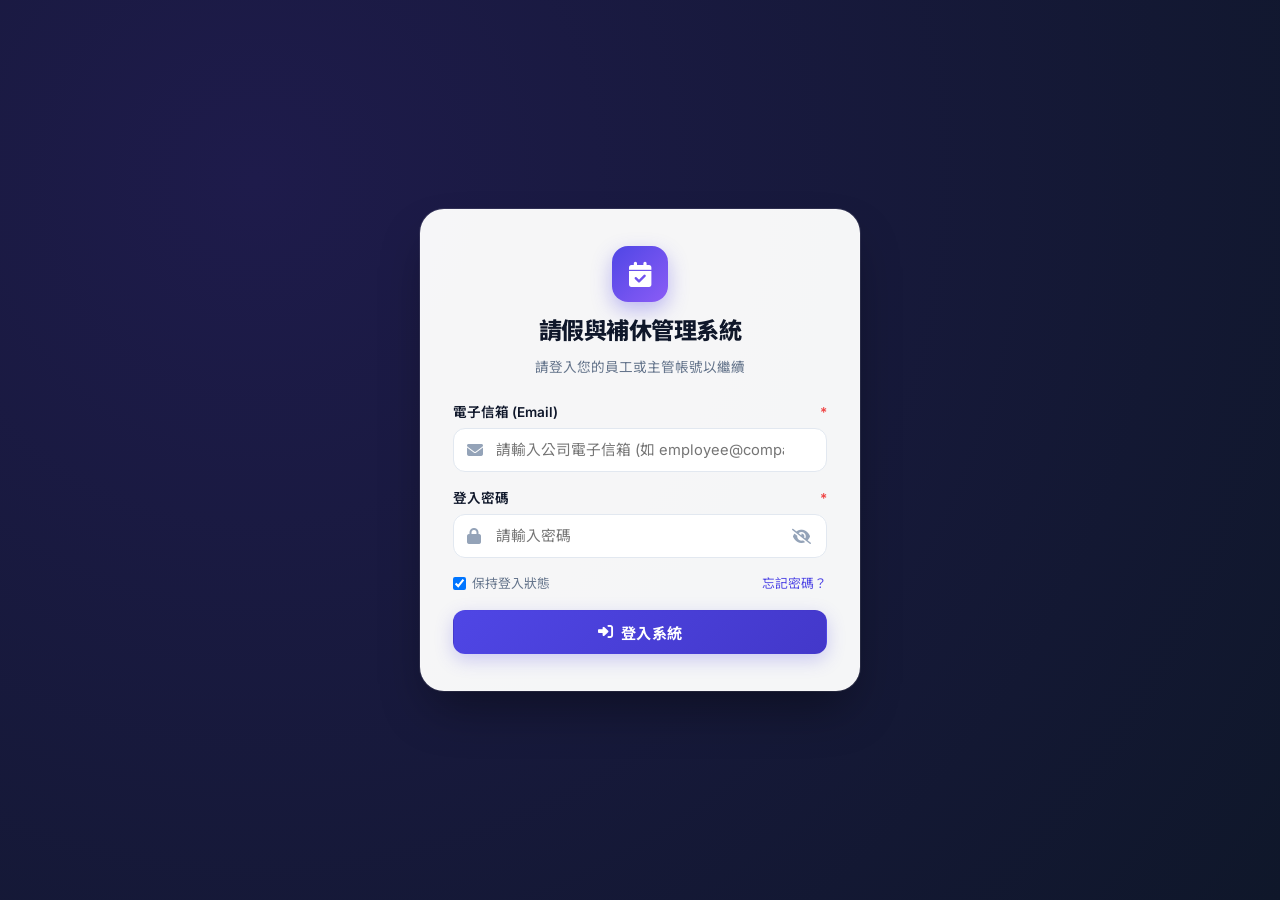
<file: index.html>
<!DOCTYPE html>
<html lang="zh-TW">
<head>
  <meta charset="UTF-8">
  <meta name="viewport" content="width=device-width, initial-scale=1.0">
  <title>智慧請假與補休管理系統 | Leave Management System</title>
  
  <!-- Google Fonts: Inter & Noto Sans TC -->
  <link rel="preconnect" href="https://fonts.googleapis.com">
  <link rel="preconnect" href="https://fonts.gstatic.com" crossorigin>
  <link href="https://fonts.googleapis.com/css2?family=Inter:wght@400;500;600;700;800&family=JetBrains+Mono:wght@500;700&family=Noto+Sans+TC:wght@400;500;600;700;900&display=swap" rel="stylesheet">
  
  <!-- FontAwesome Icons -->
  <link rel="stylesheet" href="https://cdnjs.cloudflare.com/ajax/libs/font-awesome/6.4.0/css/all.min.css">
  
  <!-- 核心樣式 -->
  <link rel="stylesheet" href="css/style.css">
</head>
<body>
  <!-- ==================== 全域資料讀取與身分驗證載入畫面 (Global Loading Screen) ==================== -->
  <div class="global-loading-overlay" id="globalLoadingScreen">
    <div class="loading-content">
      <div class="loading-spinner-ring">
        <div class="spinner-core"></div>
        <i class="fa-solid fa-calendar-check spinner-icon"></i>
      </div>
      <div class="loading-text-wrap">
        <h4 id="loadingMainText">系統資料讀取中...</h4>
        <p id="loadingSubText">正在驗證身分並同步差勤資料庫，請稍候</p>
      </div>
    </div>
  </div>

  <!-- ==================== 登入畫面 (Auth & Login Overlay) ==================== -->
  <div class="login-overlay hidden" id="loginScreen">
    <div class="login-card">
      <div class="login-header">
        <div class="login-logo">
          <i class="fa-solid fa-calendar-check"></i>
        </div>
        <h2>請假與補休管理系統</h2>
        <p>請登入您的員工或主管帳號以繼續</p>
      </div>

      <!-- 登入錯誤警示條 -->
      <div class="login-error-banner" id="loginErrorBanner">
        <i class="fa-solid fa-circle-exclamation"></i>
        <span id="loginErrorMsg">帳號或密碼錯誤，請重新輸入。</span>
      </div>

      <!-- 登入表單 -->
      <form class="login-form" id="loginForm" onsubmit="App.handleLogin(event)">
        <div class="form-group">
          <label class="form-label">電子信箱 (Email) <span class="req-star">*</span></label>
          <div class="input-icon-wrap">
            <i class="fa-solid fa-envelope prefix-icon"></i>
            <input type="email" class="form-control" id="loginEmail" placeholder="請輸入公司電子信箱 (如 employee@company.com)" required>
          </div>
        </div>

        <div class="form-group">
          <label class="form-label">登入密碼 <span class="req-star">*</span></label>
          <div class="input-icon-wrap">
            <i class="fa-solid fa-lock prefix-icon"></i>
            <input type="password" class="form-control" id="loginPassword" placeholder="請輸入密碼" required>
            <button type="button" class="toggle-password-btn" onclick="App.togglePasswordVisibility('loginPassword', this)">
              <i class="fa-solid fa-eye-slash"></i>
            </button>
          </div>
        </div>

        <div style="display: flex; justify-content: space-between; align-items: center; font-size: 0.8rem; color: var(--text-muted);">
          <label style="display: flex; align-items: center; gap: 6px; cursor: pointer;">
            <input type="checkbox" id="rememberMeCheckbox" checked> 保持登入狀態
          </label>
          <span style="color: var(--primary); cursor: pointer;" onclick="App.showToast('若忘記密碼，請洽詢人事管理員 (HR) 進行重設。', 'info')">忘記密碼？</span>
        </div>

        <button type="submit" class="btn btn-primary btn-login" id="btnLoginSubmit">
          <i class="fa-solid fa-right-to-bracket"></i> 登入系統
        </button>
      </form>
    </div>
  </div>

  <div class="app-container" id="appContainer">
    
    <!-- ==================== 側邊導航欄 (Desktop Sidebar) ==================== -->
    <aside class="app-sidebar" id="appSidebar">
      <div class="sidebar-header">
        <div class="brand-logo">
          <i class="fa-solid fa-calendar-check"></i>
        </div>
        <div class="brand-title">
          <h1>請假管理系統</h1>
          <span>Smart Leave & Comp</span>
        </div>
      </div>

      <nav class="sidebar-nav">
        <div class="nav-section-title">個人差勤</div>
        <a class="nav-item active" data-view="dashboard">
          <i class="fa-solid fa-house-chimney"></i>
          <span>差勤儀表板</span>
        </a>
        <a class="nav-item" data-view="apply-leave">
          <i class="fa-solid fa-file-circle-plus"></i>
          <span>請假申請單</span>
        </a>
        <a class="nav-item" data-view="overtime">
          <i class="fa-solid fa-business-time"></i>
          <span>加班與補休</span>
        </a>
        <a class="nav-item" data-view="history">
          <i class="fa-solid fa-clock-rotate-left"></i>
          <span>歷史紀錄與匯出</span>
        </a>
        <a class="nav-item" data-view="calendar">
          <i class="fa-solid fa-calendar-days"></i>
          <span>差勤行事曆</span>
        </a>

        <div class="nav-section-title">管理與審核</div>
        <a class="nav-item" data-view="approvals" id="navApprovals">
          <i class="fa-solid fa-signature"></i>
          <span>審核簽核中心</span>
          <span class="nav-badge" id="pendingApprovalBadge" style="display: none;">0</span>
        </a>
        <a class="nav-item" data-view="hr-management" id="navHrManagement" style="display: none;">
          <i class="fa-solid fa-users-gear"></i>
          <span>人事差勤維護</span>
        </a>
        <a class="nav-item" data-view="system-settings" id="navSystemSettings" style="display: none;">
          <i class="fa-solid fa-server"></i>
          <span>資料庫串接設定</span>
        </a>
      </nav>

      <div class="sidebar-footer">
        <div class="gas-status-box">
          <div>
            <span class="status-dot" id="sheetStatusDot"></span>
            <span id="sheetStatusText" style="font-weight: 600;">資料庫連線中...</span>
          </div>
          <button class="btn btn-sm btn-secondary" id="sidebarSettingsBtn" onclick="App.navigate('system-settings')" title="資料庫串接設定" style="display: none;">
            <i class="fa-solid fa-gear"></i> 設定
          </button>
        </div>
      </div>
    </aside>

    <!-- ==================== 主要工作區 (Main Area) ==================== -->
    <main class="app-main">
      
      <!-- 頂部 Header -->
      <header class="app-header">
        <div class="header-left">
          <button class="mobile-menu-btn" id="mobileMenuBtn">
            <i class="fa-solid fa-bars"></i>
          </button>
          <div class="header-page-title">
            <h2 id="pageTitle">差勤儀表板</h2>
            <p id="pageSubtitle">標準工時 08:30 - 18:00 (午休 12:00 - 13:30 扣 1.5h)</p>
          </div>
        </div>

        <div class="header-right">
          <!-- 使用者資料徽章與修改密碼 / 登出按鈕 -->
          <div class="user-profile-badge">
            <div class="user-avatar" id="userAvatar">--</div>
            <div class="user-meta">
              <span class="user-name" id="userName">載入中...</span>
              <span class="user-role-tag" id="userRoleTag">驗證中...</span>
            </div>
          </div>

          <button class="btn btn-sm btn-secondary" onclick="App.openChangePasswordModal()" title="修改個人登入密碼">
            <i class="fa-solid fa-key"></i>
            <span>修改密碼</span>
          </button>

          <button class="btn btn-sm btn-secondary" onclick="App.handleLogout()" title="登出系統" style="color: var(--danger);">
            <i class="fa-solid fa-right-from-bracket"></i>
            <span>登出</span>
          </button>
        </div>
      </header>

      <!-- 視圖區域 (Views Container) -->
      <div class="view-container">

        <!-- ==================== 1. 儀表板視圖 (Dashboard) ==================== -->
        <section class="view-section active" id="view-dashboard">
          <div class="dashboard-hero">
            <div class="hero-welcome">
              <h3>早安，<span id="heroUserName">--</span> 👋</h3>
              <p>今日為工作日，目前年度額度狀態與近期差勤紀錄如下：</p>
            </div>
            <div class="quick-action-group">
              <button class="btn btn-primary" onclick="App.navigate('apply-leave')">
                <i class="fa-solid fa-plus"></i> 線上請假
              </button>
              <button class="btn btn-secondary" onclick="App.navigate('overtime')">
                <i class="fa-solid fa-clock"></i> 申報加班
              </button>
            </div>
          </div>

          <!-- 主管待審核提示條 -->
          <div id="managerAlertBanner" style="display: none; margin-bottom: 20px; background: #fffbeb; border: 1px solid #fde68a; border-radius: var(--radius-md); padding: 14px 20px; align-items: center; justify-content: space-between;">
            <div style="display: flex; align-items: center; gap: 12px;">
              <i class="fa-solid fa-bell" style="color: #d97706; font-size: 1.2rem;"></i>
              <div>
                <strong style="color: #92400e; font-size: 0.92rem;">您有待簽核的請假或加班申請單！</strong>
                <p style="font-size: 0.8rem; color: #b45309;">請盡速前往審核中心進行簽核。</p>
              </div>
            </div>
            <button class="btn btn-sm btn-primary" onclick="App.navigate('approvals')">
              前往審核中心 (<span id="bannerPendingCount">0</span>)
            </button>
          </div>

          <!-- 勞基法特休資格與到職日提示條 -->
          <div id="statutoryAnnualBanner" style="margin-bottom: 20px; background: linear-gradient(135deg, #eff6ff, #f0fdf4); border: 1px solid #bfdbfe; border-radius: var(--radius-md); padding: 14px 20px; display: flex; align-items: center; justify-content: space-between; flex-wrap: wrap; gap: 12px;">
            <div style="display: flex; align-items: center; gap: 12px;">
              <div style="width: 36px; height: 36px; border-radius: 50%; background: #2563eb; color: white; display: flex; align-items: center; justify-content: center; font-size: 1rem;">
                <i class="fa-solid fa-scale-balanced"></i>
              </div>
              <div>
                <div style="display: flex; align-items: center; gap: 8px;">
                  <strong style="color: #1e3a8a; font-size: 0.95rem;">勞動基準法第38條特別休假法定計算標準</strong>
                  <span class="badge" style="background: #dbeafe; color: #1e40af; font-size: 0.75rem;" id="seniorityBadge">年資計算中</span>
                </div>
                <p style="font-size: 0.82rem; color: #1d4ed8; margin-top: 2px;" id="statutoryDescText">
                  依到職日自動計算年資與法定特休額度，並即時同步至 Google Sheet 的 leave_balances 表。
                </p>
              </div>
            </div>
            <div style="display: flex; align-items: center; gap: 12px; font-size: 0.85rem;">
              <div style="background: white; border: 1px solid #dbeafe; border-radius: var(--radius-sm); padding: 6px 12px; box-shadow: 0 1px 2px rgba(0,0,0,0.03);">
                <span style="color: var(--text-muted);"><i class="fa-solid fa-calendar-day"></i> 到職日：</span>
                <strong style="color: var(--text-main);" id="dashboardHireDate">--</strong>
              </div>
              <div style="background: white; border: 1px solid #bbf7d0; border-radius: var(--radius-sm); padding: 6px 12px; box-shadow: 0 1px 2px rgba(0,0,0,0.03);">
                <span style="color: var(--text-muted);"><i class="fa-solid fa-gift"></i> 法定特休：</span>
                <strong style="color: #15803d;" id="dashboardStatutoryDays">--</strong>
              </div>
            </div>
          </div>

          <!-- 額度卡片網格 (Balance Cards Grid) -->
          <div class="balance-grid" id="balanceCardsGrid">
            <div style="grid-column: 1/-1; text-align: center; padding: 36px; color: var(--text-muted);">
              <i class="fa-solid fa-spinner fa-spin" style="margin-right: 8px;"></i> 假別額度讀取中...
            </div>
          </div>

          <!-- 儀表板下半部 -->
          <div class="dashboard-content-grid">
            <!-- 左側：我的近期請假單 -->
            <div class="content-panel">
              <div class="panel-header">
                <div class="panel-title">
                  <i class="fa-solid fa-clock-rotate-left" style="color: var(--primary);"></i>
                  我的差勤申請紀錄
                </div>
                <div style="display: flex; gap: 8px;">
                  <button class="btn btn-sm btn-secondary" onclick="App.navigate('history')" title="前往個人差勤歷史紀錄多條件查詢與匯出">
                    <i class="fa-solid fa-file-excel" style="color: #0f9d58;"></i> 歷史紀錄與匯出
                  </button>
                  <button class="btn btn-sm btn-primary" onclick="App.navigate('apply-leave')">
                    <i class="fa-solid fa-plus"></i> 新增申請
                  </button>
                </div>
              </div>
              <div class="table-responsive">
                <table class="custom-table">
                  <thead>
                    <tr>
                      <th>單號</th>
                      <th>假別</th>
                      <th>請假時間區間</th>
                      <th>時數</th>
                      <th>狀態</th>
                      <th>操作</th>
                    </tr>
                  </thead>
                  <tbody id="myRequestsTableBody">
                    <!-- 動態渲染 -->
                  </tbody>
                </table>
              </div>
            </div>

            <!-- 右側：補休存摺與行事曆速覽 -->
            <div style="display: flex; flex-direction: column; gap: 24px;">
              <!-- 補休存摺卡片 -->
              <div class="content-panel">
                <div class="panel-header">
                  <div class="panel-title">
                    <i class="fa-solid fa-wallet" style="color: var(--success);"></i>
                    補休存摺摘要
                  </div>
                  <button class="btn btn-sm btn-secondary" onclick="App.navigate('overtime')">
                    申報明細
                  </button>
                </div>
                <div id="compWalletSummaryBox" style="font-size: 0.88rem;">
                  <!-- 動態注入 -->
                </div>
              </div>

              <!-- 假別規則提示 -->
              <div class="content-panel" style="background: #f8fafc;">
                <div class="panel-title" style="margin-bottom: 10px; font-size: 0.92rem;">
                  <i class="fa-solid fa-circle-info" style="color: var(--secondary);"></i>
                  考勤規範提示
                </div>
                <ul style="font-size: 0.8rem; color: var(--text-muted); line-height: 1.7; padding-left: 18px;">
                  <li>每日標準上班時間：<strong>08:30 - 18:00</strong>。</li>
                  <li>午休時間 <strong>12:00 - 13:30 (1.5h)</strong> 自動扣除。</li>
                  <li>請假超過 <strong>3 天 (24 小時)</strong> 需經部門主管與人資雙簽。</li>
                  <li>病假需於申請單檢附醫療證明照片或收據。</li>
                  <li>已核准之假單若需異動，請發起「銷假申請」。</li>
                </ul>
              </div>
            </div>
          </div>
        </section>


        <!-- ==================== 2. 請假申請單視圖 (Apply Leave) ==================== -->
        <section class="view-section" id="view-apply-leave">
          <div class="form-card">
            <div style="margin-bottom: 24px;">
              <h3 style="font-size: 1.3rem; font-weight: 800;">填寫請假申請單</h3>
              <p style="color: var(--text-muted); font-size: 0.85rem;">系統自動依據上班時段 (08:30-18:00) 與午休 (12:00-13:30) 試算工時並扣除假日。</p>
            </div>

            <!-- 時間重疊衝突警示 -->
            <div class="overlap-alert-box" id="overlapAlertBox">
              <i class="fa-solid fa-triangle-exclamation"></i>
              <span id="overlapAlertMsg">申請時間與現有單據重疊！</span>
            </div>

            <form id="leaveApplicationForm" onsubmit="App.handleLeaveSubmit(event)">
              <div class="form-grid">
                
                <!-- 申請人與假別選擇 -->
                <div class="form-group">
                  <label class="form-label">
                    假別選擇 <span class="req-star">*</span>
                  </label>
                  <select class="form-control" id="formLeaveType" required onchange="App.onFormChange()">
                    <!-- 動態載入假別 -->
                  </select>
                  <span class="form-help-text" id="formLeaveTypeDesc">法定特休假</span>
                </div>

                <!-- 剩餘額度檢視 -->
                <div class="form-group">
                  <label class="form-label">目前可用餘額</label>
                  <div style="padding: 10px 14px; background: #f1f5f9; border-radius: var(--radius-md); font-weight: 700; color: var(--primary); font-family: 'JetBrains Mono', monospace;" id="formAvailableBalance">
                    -- 小時
                  </div>
                  <span class="form-help-text">總額度 - 已使用 - 審核中鎖定</span>
                </div>

                <!-- 快捷時段選取 -->
                <div class="form-group form-full">
                  <label class="form-label">常用快捷時段填入</label>
                  <div class="preset-chips-wrap">
                    <button type="button" class="preset-chip active" onclick="App.applyPresetTime('full')">
                      <i class="fa-solid fa-sun"></i> 今日全天 (08:30 - 18:00, 8h)
                    </button>
                    <button type="button" class="preset-chip" onclick="App.applyPresetTime('morning')">
                      <i class="fa-solid fa-mug-saucer"></i> 今日上午 (08:30 - 12:00, 3.5h)
                    </button>
                    <button type="button" class="preset-chip" onclick="App.applyPresetTime('afternoon')">
                      <i class="fa-solid fa-cloud-sun"></i> 今日下午 (13:30 - 18:00, 4.5h)
                    </button>
                    <button type="button" class="preset-chip" onclick="App.applyPresetTime('tomorrow')">
                      <i class="fa-solid fa-calendar-plus"></i> 明日全天 (08:30 - 18:00, 8h)
                    </button>
                    <button type="button" class="preset-chip" onclick="App.applyPresetTime('multidays')">
                      <i class="fa-solid fa-plane"></i> 連請 4 天 (測試雙簽流程)
                    </button>
                  </div>
                </div>

                <!-- 請假起始時間 -->
                <div class="form-group">
                  <label class="form-label">
                    請假起始時間 <span class="req-star">*</span>
                  </label>
                  <input type="datetime-local" class="form-control" id="formStartTime" required onchange="App.onFormChange()">
                  <span class="form-help-text">標準上班 08:30</span>
                </div>

                <!-- 請假結束時間 -->
                <div class="form-group">
                  <label class="form-label">
                    請假結束時間 <span class="req-star">*</span>
                  </label>
                  <input type="datetime-local" class="form-control" id="formEndTime" required onchange="App.onFormChange()">
                  <span class="form-help-text">標準下班 18:00</span>
                </div>

                <!-- 即時工時計算與審核鏈預覽面板 -->
                <div class="form-group form-full">
                  <div class="calc-preview-card">
                    <div class="calc-stat-row">
                      <div>
                        <span style="font-weight: 600; color: var(--text-main);">計算實際扣除工時：</span>
                        <div style="font-size: 0.75rem; color: var(--text-muted); margin-top: 2px;">
                          已排除午休 (12:00~13:30)、週六週日及國定假日
                        </div>
                      </div>
                      <div class="calc-hours-highlight">
                        <span id="previewCalculatedHours">0.0</span> <span style="font-size: 0.9rem; font-weight: 500;">小時</span>
                      </div>
                    </div>

                    <div class="calc-stat-row" style="border-top: 1px dashed var(--border-color); padding-top: 10px; font-size: 0.85rem;">
                      <span>送出後預估剩餘額度：</span>
                      <strong id="previewPostRemaining" style="font-family: 'JetBrains Mono', monospace;">-- 小時</strong>
                    </div>

                    <!-- 審核路徑視覺化 -->
                    <div class="calc-route-box">
                      <div style="font-weight: 700; color: var(--text-main);" id="routeSummaryText">
                        審核路徑：直屬主管簽核
                      </div>
                      <div class="route-steps-stepper" id="routeStepsStepper">
                        <!-- 動態注入步驟 -->
                      </div>
                    </div>
                  </div>
                </div>

                <!-- 證明附件網址 -->
                <div class="form-group form-full" id="attachmentGroup">
                  <label class="form-label">
                    <span>證明文件連結 / 圖片 URL</span>
                    <span id="attachmentReqBadge" style="display: none; color: var(--danger); font-size: 0.75rem; font-weight: 600;">(此假別必填)</span>
                  </label>
                  <input type="url" class="form-control" id="formAttachment" placeholder="請貼上證明文件連結或圖片 URL（病假可選填）">
                  <span class="form-help-text">婚假、喪假、產假依規定需檢附證明（病假得免附證明，亦可視需求上傳）。</span>
                </div>

                <!-- 請假事由 -->
                <div class="form-group form-full">
                  <label class="form-label">請假事由說明 <span class="req-star">*</span></label>
                  <textarea class="form-control" id="formReason" rows="3" required placeholder="請詳細敘述請假原因與工作代理事項..."></textarea>
                </div>

              </div>

              <!-- 表單按鈕 -->
              <div style="margin-top: 24px; display: flex; justify-content: flex-end; gap: 12px;">
                <button type="button" class="btn btn-secondary" onclick="App.navigate('dashboard')">
                  取消返回
                </button>
                <button type="submit" class="btn btn-primary" id="btnSubmitLeave">
                  <i class="fa-solid fa-paper-plane"></i> 確認送出請假申請
                </button>
              </div>
            </form>
          </div>
        </section>


        <!-- ==================== 3. 加班申報與補休視圖 (Overtime & Comp-Time) ==================== -->
        <section class="view-section" id="view-overtime">
          <div class="dashboard-hero">
            <div class="hero-welcome">
              <h3>加班申報與補休存摺</h3>
              <p>加班申報經主管核准後，自動依倍率轉換補休額度並存入個人存摺。</p>
            </div>
            <button class="btn btn-primary" onclick="App.showOvertimeModal()">
              <i class="fa-solid fa-plus"></i> 填寫加班申報單
            </button>
          </div>

          <!-- 補休存摺總覽卡片 -->
          <div class="balance-grid" style="grid-template-columns: repeat(auto-fit, minmax(280px, 1fr));">
            <div class="balance-card">
              <div class="balance-card-header">
                <span class="balance-card-title">
                  <i class="fa-solid fa-piggy-bank" style="color: var(--success);"></i>
                  目前可用補休總額度
                </span>
                <span class="badge badge-emerald">可請假扣抵</span>
              </div>
              <div class="balance-ring-wrap">
                <div class="balance-nums">
                  <span class="balance-rem-big" id="otCompRemainingHours">0.0</span>
                  <span class="balance-rem-label">可用補休 (小時)</span>
                </div>
              </div>
              <div class="balance-card-breakdown">
                <div class="breakdown-item">總累積: <strong id="otCompTotalHours">0.0</strong> h</div>
                <div class="breakdown-item">已使用: <strong id="otCompUsedHours">0.0</strong> h</div>
                <div class="breakdown-item">鎖定中: <strong id="otCompPendingHours">0.0</strong> h</div>
              </div>
            </div>
          </div>

          <!-- 加班申報紀錄清單 -->
          <div class="content-panel" style="margin-top: 20px;">
            <div class="panel-header">
              <div class="panel-title">
                <i class="fa-solid fa-list-check" style="color: var(--primary);"></i>
                我的加班申報歷程
              </div>
            </div>
            <div class="table-responsive">
              <table class="custom-table">
                <thead>
                  <tr>
                    <th>單號</th>
                    <th>加班日期</th>
                    <th>起訖時段</th>
                    <th>申報工時</th>
                    <th>換算補休</th>
                    <th>加班事由</th>
                    <th>補休效期</th>
                    <th>狀態</th>
                  </tr>
                </thead>
                <tbody id="myOvertimeTableBody">
                  <!-- 動態載入 -->
                </tbody>
              </table>
            </div>
          </div>
        </section>


        <!-- ==================== 4. 審核簽核中心 (Approval Center) ==================== -->
        <section class="view-section" id="view-approvals">
          <div class="dashboard-hero">
            <div class="hero-welcome">
              <h3>審核簽核中心</h3>
              <p>主管與人事專用簽核入口，支援請假單、銷假單與加班換補休之審核。</p>
            </div>
          </div>

          <!-- 審核分頁選單 -->
          <div class="approval-tabs">
            <button class="tab-btn active" onclick="App.switchApprovalTab('leaves', this)">
              待審請假單 (<span id="countPendingLeaves">0</span>)
            </button>
            <button class="tab-btn" onclick="App.switchApprovalTab('cancels', this)">
              待審銷假單 (<span id="countPendingCancels">0</span>)
            </button>
            <button class="tab-btn" onclick="App.switchApprovalTab('overtimes', this)">
              待審加班單 (<span id="countPendingOvertimes">0</span>)
            </button>
            <button class="tab-btn" onclick="App.switchApprovalTab('history', this)">
              簽核歷史歷程
            </button>
          </div>

          <!-- 待審列表容器 -->
          <div class="content-panel">
            <div class="table-responsive">
              <table class="custom-table">
                <thead id="approvalTableHead">
                  <!-- 動態表頭 -->
                </thead>
                <tbody id="approvalTableBody">
                  <!-- 動態內容 -->
                </tbody>
              </table>
            </div>
          </div>
        </section>


        <!-- ==================== 5. 差勤行事曆視圖 (Calendar View) ==================== -->
        <section class="view-section" id="view-calendar">
          <div class="calendar-wrapper">
            <div class="calendar-header">
              <div class="calendar-month-title" id="calendarMonthTitle">2026 年 9 月</div>
              <div style="display: flex; gap: 8px;">
                <button class="btn btn-sm btn-secondary" onclick="App.changeCalendarMonth(-1)">
                  <i class="fa-solid fa-chevron-left"></i> 上個月
                </button>
                <button class="btn btn-sm btn-secondary" onclick="App.resetCalendarToday()">
                  今天
                </button>
                <button class="btn btn-sm btn-secondary" onclick="App.changeCalendarMonth(1)">
                  下個月 <i class="fa-solid fa-chevron-right"></i>
                </button>
              </div>
            </div>

            <!-- 星期列 -->
            <div class="calendar-grid" style="margin-bottom: 6px;">
              <div class="calendar-day-head" style="color: var(--danger);">週日</div>
              <div class="calendar-day-head">週一</div>
              <div class="calendar-day-head">週二</div>
              <div class="calendar-day-head">週三</div>
              <div class="calendar-day-head">週四</div>
              <div class="calendar-day-head">週五</div>
              <div class="calendar-day-head" style="color: var(--danger);">週六</div>
            </div>

            <!-- 月曆格子容器 -->
            <div class="calendar-grid" id="calendarDaysGrid">
              <!-- 動態生成日曆格 -->
            </div>
          </div>
        </section>


        <!-- ==================== 5. 差勤歷史紀錄與多條件匯出 ==================== -->
        <section class="view-section" id="view-history">
          <div style="display: flex; flex-direction: column; gap: 20px; max-width: 1150px; margin: 0 auto;">
            
            <!-- 歷史紀錄查詢篩選卡片 -->
            <div class="form-card" style="max-width: 100%;">
              <div class="panel-header">
                <div class="panel-title">
                  <i class="fa-solid fa-clock-rotate-left" style="color: var(--primary);"></i>
                  <span>差勤歷史紀錄多條件查詢與匯出</span>
                  <span id="historyRoleScopeBadge" style="margin-left: 6px;"></span>
                </div>
                <button class="btn btn-sm btn-primary" onclick="App.exportHistoryCsv()">
                  <i class="fa-solid fa-file-arrow-down"></i> 匯出 CSV 報表 (支援 Excel)
                </button>
              </div>

              <!-- 篩選表單區 -->
              <div style="display: grid; grid-template-columns: repeat(auto-fit, minmax(180px, 1fr)); gap: 14px; margin-top: 12px;">
                <!-- 部門篩選 (人資部 / 超級管理者可見) -->
                <div class="form-group" id="historyDeptFilterGroup">
                  <label class="form-label"><i class="fa-solid fa-building"></i> 所屬部門</label>
                  <select class="form-control" id="historyFilterDept" onchange="App.onHistoryDeptChange()">
                    <option value="ALL">全部部門 (All Departments)</option>
                    <option value="研發部">研發部</option>
                    <option value="設計部">設計部</option>
                    <option value="管理部">管理部</option>
                    <option value="業務部">業務部</option>
                    <option value="工程部">工程部</option>
                    <option value="財務部">財務部</option>
                    <option value="維修部">維修部</option>
                    <option value="人資部">人資部</option>
                  </select>
                </div>

                <!-- 同仁人員篩選 (人資部 / 管理者 / 主管可見) -->
                <div class="form-group" id="historyUserFilterGroup">
                  <label class="form-label"><i class="fa-solid fa-user"></i> 同仁人員</label>
                  <select class="form-control" id="historyFilterUser" onchange="App.applyHistoryFilter()">
                    <option value="ALL">全部同仁 (All Members)</option>
                  </select>
                </div>

                <!-- 審核狀態 -->
                <div class="form-group">
                  <label class="form-label"><i class="fa-solid fa-traffic-light"></i> 審核狀態</label>
                  <select class="form-control" id="historyFilterStatus" onchange="App.applyHistoryFilter()">
                    <option value="ALL">全部狀態 (All Status)</option>
                    <option value="PENDING">待審核 (PENDING)</option>
                    <option value="APPROVED">已核准 (APPROVED)</option>
                    <option value="REJECTED">已駁回 (REJECTED)</option>
                    <option value="CANCELLED">已撤銷/銷假 (CANCELLED)</option>
                  </select>
                </div>

                <!-- 起始日期 -->
                <div class="form-group">
                  <label class="form-label"><i class="fa-solid fa-calendar-day"></i> 起始日期</label>
                  <input type="date" class="form-control" id="historyFilterStartDate" onchange="App.applyHistoryFilter()">
                </div>

                <!-- 結束日期 -->
                <div class="form-group">
                  <label class="form-label"><i class="fa-solid fa-calendar-day"></i> 結束日期</label>
                  <input type="date" class="form-control" id="historyFilterEndDate" onchange="App.applyHistoryFilter()">
                </div>

                <!-- 假別多選勾選盒 (可自由複選) -->
                <div class="form-group" style="grid-column: 1 / -1; margin-top: 4px; background: #f8fafc; padding: 12px 14px; border-radius: var(--radius-md); border: 1px solid var(--border-color);">
                  <div style="display: flex; justify-content: space-between; align-items: center; margin-bottom: 8px;">
                    <label class="form-label" style="margin-bottom: 0; font-weight: 700; color: var(--text-main);">
                      <i class="fa-solid fa-square-check" style="color: var(--primary);"></i> 假別多選勾選查詢 (可自由複選)
                    </label>
                    <div style="display: flex; gap: 6px;">
                      <button type="button" class="btn btn-sm btn-secondary" style="padding: 2px 8px; font-size: 0.75rem;" onclick="App.toggleAllHistoryTypeCheckboxes(true)">全選</button>
                      <button type="button" class="btn btn-sm btn-secondary" style="padding: 2px 8px; font-size: 0.75rem;" onclick="App.toggleAllHistoryTypeCheckboxes(false)">清除</button>
                    </div>
                  </div>
                  <div class="type-checkbox-group" id="historyLeaveTypeCheckboxes">
                    <label class="type-checkbox-chip active" id="chip_ANNUAL">
                      <input type="checkbox" value="ANNUAL" checked onchange="App.onTypeCheckboxChange(this)">
                      <span style="display:inline-block; width:9px; height:9px; border-radius:50%; background:#2563eb;"></span>
                      <span>特休假</span>
                    </label>
                    <label class="type-checkbox-chip active" id="chip_COMP">
                      <input type="checkbox" value="COMP" checked onchange="App.onTypeCheckboxChange(this)">
                      <span style="display:inline-block; width:9px; height:9px; border-radius:50%; background:#059669;"></span>
                      <span>補休假</span>
                    </label>
                    <label class="type-checkbox-chip active" id="chip_PERSONAL">
                      <input type="checkbox" value="PERSONAL" checked onchange="App.onTypeCheckboxChange(this)">
                      <span style="display:inline-block; width:9px; height:9px; border-radius:50%; background:#d97706;"></span>
                      <span>事假</span>
                    </label>
                    <label class="type-checkbox-chip active" id="chip_SICK">
                      <input type="checkbox" value="SICK" checked onchange="App.onTypeCheckboxChange(this)">
                      <span style="display:inline-block; width:9px; height:9px; border-radius:50%; background:#e11d48;"></span>
                      <span>病假</span>
                    </label>
                    <label class="type-checkbox-chip active" id="chip_MARRIAGE">
                      <input type="checkbox" value="MARRIAGE" checked onchange="App.onTypeCheckboxChange(this)">
                      <span style="display:inline-block; width:9px; height:9px; border-radius:50%; background:#db2777;"></span>
                      <span>婚假</span>
                    </label>
                    <label class="type-checkbox-chip active" id="chip_BEREAVEMENT">
                      <input type="checkbox" value="BEREAVEMENT" checked onchange="App.onTypeCheckboxChange(this)">
                      <span style="display:inline-block; width:9px; height:9px; border-radius:50%; background:#475569;"></span>
                      <span>喪假</span>
                    </label>
                    <label class="type-checkbox-chip active" id="chip_MENSTRUAL">
                      <input type="checkbox" value="MENSTRUAL" checked onchange="App.onTypeCheckboxChange(this)">
                      <span style="display:inline-block; width:9px; height:9px; border-radius:50%; background:#9333ea;"></span>
                      <span>生理假</span>
                    </label>
                    <label class="type-checkbox-chip active" id="chip_MATERNITY">
                      <input type="checkbox" value="MATERNITY" checked onchange="App.onTypeCheckboxChange(this)">
                      <span style="display:inline-block; width:9px; height:9px; border-radius:50%; background:#ec4899;"></span>
                      <span>產假</span>
                    </label>
                    <label class="type-checkbox-chip active" id="chip_PATERNITY">
                      <input type="checkbox" value="PATERNITY" checked onchange="App.onTypeCheckboxChange(this)">
                      <span style="display:inline-block; width:9px; height:9px; border-radius:50%; background:#0284c7;"></span>
                      <span>陪產假</span>
                    </label>
                    <label class="type-checkbox-chip active" id="chip_OVERTIME">
                      <input type="checkbox" value="OVERTIME" checked onchange="App.onTypeCheckboxChange(this)">
                      <i class="fa-solid fa-clock" style="color: #f59e0b; font-size: 0.85rem;"></i>
                      <span>加班申報單</span>
                    </label>
                  </div>
                </div>
              </div>

              <!-- 快捷區間按鈕與關鍵字搜尋 -->
              <div style="display: flex; justify-content: space-between; align-items: center; flex-wrap: wrap; gap: 12px; margin-top: 14px; padding-top: 12px; border-top: 1px solid var(--border-color);">
                <div style="display: flex; gap: 6px; flex-wrap: wrap; align-items: center;">
                  <span style="font-size: 0.8rem; color: var(--text-muted); margin-right: 4px;">快捷時間：</span>
                  <button class="btn btn-sm btn-secondary" onclick="App.setHistoryPresetRange('this_month')">本月</button>
                  <button class="btn btn-sm btn-secondary" onclick="App.setHistoryPresetRange('this_year')">今年 (2026)</button>
                  <button class="btn btn-sm btn-secondary" onclick="App.setHistoryPresetRange('last_3_months')">近三個月</button>
                  <button class="btn btn-sm btn-secondary" onclick="App.setHistoryPresetRange('all')">全部時間</button>
                </div>

                <div style="display: flex; gap: 8px; align-items: center;">
                  <input type="text" class="form-control" id="historyFilterKeyword" placeholder="搜尋事由/單號/姓名..." style="width: 190px; padding: 5px 10px; font-size: 0.85rem;" oninput="App.applyHistoryFilter()">
                  <button class="btn btn-sm btn-secondary" onclick="App.resetHistoryFilter()" title="重設所有篩選條件">
                    <i class="fa-solid fa-rotate-left"></i> 重設
                  </button>
                </div>
              </div>
            </div>

            <!-- 查詢結果統計摘要資訊條 -->
            <div style="display: grid; grid-template-columns: repeat(auto-fit, minmax(180px, 1fr)); gap: 14px;">
              <div class="content-panel" style="padding: 16px; display: flex; align-items: center; gap: 14px;">
                <div style="width: 44px; height: 44px; border-radius: 10px; background: #eff6ff; color: var(--primary); display: flex; align-items: center; justify-content: center; font-size: 1.2rem;">
                  <i class="fa-solid fa-list-check"></i>
                </div>
                <div>
                  <div style="font-size: 0.78rem; color: var(--text-muted); font-weight: 500;">符合條件筆數</div>
                  <strong style="font-size: 1.35rem; color: var(--text-main); font-family: 'JetBrains Mono';" id="historyStatCount">0 筆</strong>
                </div>
              </div>

              <div class="content-panel" style="padding: 16px; display: flex; align-items: center; gap: 14px;">
                <div style="width: 44px; height: 44px; border-radius: 10px; background: #ecfdf5; color: var(--success); display: flex; align-items: center; justify-content: center; font-size: 1.2rem;">
                  <i class="fa-solid fa-clock"></i>
                </div>
                <div>
                  <div style="font-size: 0.78rem; color: var(--text-muted); font-weight: 500;">累計請假工時</div>
                  <strong style="font-size: 1.35rem; color: var(--success); font-family: 'JetBrains Mono';" id="historyStatHours">0.0 h</strong>
                </div>
              </div>

              <div class="content-panel" style="padding: 16px; display: flex; align-items: center; gap: 14px;">
                <div style="width: 44px; height: 44px; border-radius: 10px; background: #f0fdf4; color: #16a34a; display: flex; align-items: center; justify-content: center; font-size: 1.2rem;">
                  <i class="fa-solid fa-circle-check"></i>
                </div>
                <div>
                  <div style="font-size: 0.78rem; color: var(--text-muted); font-weight: 500;">已核准時數</div>
                  <strong style="font-size: 1.35rem; color: #16a34a; font-family: 'JetBrains Mono';" id="historyStatApprovedHours">0.0 h</strong>
                </div>
              </div>

              <div class="content-panel" style="padding: 16px; display: flex; align-items: center; gap: 14px;">
                <div style="width: 44px; height: 44px; border-radius: 10px; background: #fffbeb; color: #b45309; display: flex; align-items: center; justify-content: center; font-size: 1.2rem;">
                  <i class="fa-solid fa-hourglass-half"></i>
                </div>
                <div>
                  <div style="font-size: 0.78rem; color: var(--text-muted); font-weight: 500;">審核中時數</div>
                  <strong style="font-size: 1.35rem; color: #b45309; font-family: 'JetBrains Mono';" id="historyStatPendingHours">0.0 h</strong>
                </div>
              </div>
            </div>

            <!-- 歷史紀錄表格面板 -->
            <div class="content-panel" style="padding: 20px;">
              <div class="panel-header" style="margin-bottom: 12px;">
                <div class="panel-title">
                  <i class="fa-solid fa-table-list" style="color: var(--primary);"></i>
                  差勤申請與加班明細清單
                </div>
                <div id="historyTypeDistribution" style="display: flex; gap: 6px; flex-wrap: wrap;"></div>
              </div>

              <div class="table-responsive">
                <table class="custom-table">
                  <thead>
                    <tr>
                      <th>單號</th>
                      <th>申請同仁</th>
                      <th>假別 / 項目</th>
                      <th>薪資給付</th>
                      <th>起訖時間區間</th>
                      <th>工時</th>
                      <th>事由說明</th>
                      <th>證明文件</th>
                      <th>審核狀態</th>
                      <th>申請時間</th>
                      <th>操作</th>
                    </tr>
                  </thead>
                  <tbody id="historyTableBody">
                    <!-- 動態渲染清單 -->
                  </tbody>
                </table>
              </div>
            </div>

          </div>
        </section>

        <!-- ==================== 6. 人事差勤與特休管理 (HR & Admin 可存取，零技術設定) ==================== -->
        <section class="view-section" id="view-hr-management">
          <div style="display: flex; flex-direction: column; gap: 24px; max-width: 960px; margin: 0 auto;">
            
            <!-- 全員到職日與勞基法歷年制特休管理面板 (HR 主要維護區) -->
            <div class="form-card" style="max-width: 100%;">
              <div class="panel-header">
                <div class="panel-title">
                  <i class="fa-solid fa-users-gear" style="color: var(--primary);"></i>
                  全員到職日與勞基法【歷年制】特休額度核算 (每年 1/1 重新起算)
                </div>
                <div style="display: flex; gap: 8px; flex-wrap: wrap;">
                  <button class="btn btn-sm btn-primary" onclick="App.openAddUserModal()">
                    <i class="fa-solid fa-user-plus"></i> 新增員工
                  </button>
                  <button class="btn btn-sm btn-secondary" onclick="App.syncAllAnnualLeaves()">
                    <i class="fa-solid fa-arrows-rotate"></i> 一鍵同步特休至 Google Sheet
                  </button>
                  <button class="btn btn-sm btn-secondary" onclick="App.syncHolidays()">
                    <i class="fa-solid fa-calendar-check"></i> 同步 2026-2030 國定假日
                  </button>
                </div>
              </div>
              <p style="font-size: 0.85rem; color: var(--text-muted); margin-bottom: 16px;">
                系統採用勞動基準法第38條施行細則第24條之1【<strong>歷年制</strong>】，每年 1 月 1 日依員工到職日 (<code>hire_date</code>) 按比例自動核發當年度特休天數；<strong>每年度終了未休畢之剩餘特休，自動列入「薪資發放抵銷（薪資折現補償）」</strong>。
              </p>
              <div class="table-responsive">
                <table class="custom-table">
                  <thead>
                    <tr>
                      <th>員工 ID</th>
                      <th>姓名</th>
                      <th>部門 / 角色</th>
                      <th>到職日 (hire_date)</th>
                      <th>截至12/31年資</th>
                      <th>歷年制特休天數</th>
                      <th>年度核定特休 (ANNUAL)</th>
                      <th>未休特休薪資抵銷 (Encashment)</th>
                      <th>操作</th>
                    </tr>
                  </thead>
                  <tbody id="employeeSeniorityTableBody">
                    <!-- 動態渲染 -->
                  </tbody>
                </table>
              </div>
            </div>

          </div>
        </section>

        <!-- ==================== 7. 資料庫後端串接設定 (嚴格限最高管理者 Admin) ==================== -->
        <section class="view-section" id="view-system-settings">
          <div style="display: flex; flex-direction: column; gap: 24px; max-width: 960px; margin: 0 auto;">
            
            <!-- Google Sheet 整合設定卡片 (僅限最高管理者 Admin) -->
            <div class="form-card" id="settingsGasCard" style="max-width: 100%;">
              <div class="panel-header">
                <div class="panel-title">
                  <i class="fa-brands fa-google-drive" style="color: #0f9d58;"></i>
                  Google Sheet / Google Apps Script 後端資料庫串接設定
                </div>
                <span class="badge badge-purple"><i class="fa-solid fa-shield-halved"></i> 僅限最高管理者 (Admin)</span>
              </div>

              <div style="padding: 12px 16px; background: #eff6ff; border: 1px solid #bfdbfe; border-radius: var(--radius-md); color: #1e40af; font-size: 0.88rem; margin-bottom: 16px;">
                <i class="fa-solid fa-circle-info" style="margin-right: 6px;"></i>
                <strong>安全控管：</strong> 本區塊為全系統資料庫核心連線位址，<strong>僅限最高管理者 (Admin) 進行配置</strong>。人資 (HR) 與一般主管/員工均無權存取與修改。
              </div>

              <p style="font-size: 0.85rem; color: var(--text-muted); margin-bottom: 16px;">
                本系統原生支援串接 Google Sheet 作為企業差勤資料庫。您只需在 Google Sheet 貼上 <code>google-apps-script/Code.gs</code> 腳本並佈署為 Web App 即可！
              </p>

              <div class="form-group" style="margin-bottom: 16px;">
                <label class="form-label" style="display: flex; justify-content: space-between;">
                  <span>Google Apps Script Web 應用程式網址 (Web App URL)</span>
                  <span style="font-size: 0.8rem; color: var(--text-muted);">需為 <code>/exec</code> 結尾</span>
                </label>
                <input type="url" class="form-control" id="settingsGasUrl" placeholder="https://script.google.com/macros/s/AKfycb.../exec">
                <span class="form-help-text">佈署時請將存取權限設為「所有人 (Anyone)」。</span>
              </div>

              <div style="display: flex; gap: 10px; align-items: center; flex-wrap: wrap;">
                <button class="btn btn-primary" onclick="App.saveGasSettings()">
                  <i class="fa-solid fa-floppy-disk"></i> 儲存並切換至 Google Sheet 連線
                </button>
                <button class="btn btn-secondary" onclick="App.testGasConnection()">
                  <i class="fa-solid fa-network-wired"></i> 測試連線
                </button>
                <button class="btn btn-secondary" onclick="App.restoreDefaultGasUrl()" style="border-color: #f59e0b; color: #b45309;">
                  <i class="fa-solid fa-rotate-left"></i> 一鍵還原官方預設路徑
                </button>
                <button class="btn btn-secondary" onclick="App.switchToMockMode()">
                  <i class="fa-solid fa-database"></i> 切換回本機展示資料庫
                </button>
              </div>

              <!-- 部署步驟教學 -->
              <div style="margin-top: 24px; background: #f8fafc; border: 1px solid var(--border-color); border-radius: var(--radius-md); padding: 18px;">
                <strong style="font-size: 0.9rem; color: var(--text-main);">📌 Google Sheet 3 步驟快速佈署指南：</strong>
                <ol style="font-size: 0.82rem; color: var(--text-muted); line-height: 1.8; margin-top: 8px; padding-left: 20px;">
                  <li>前往 <a href="https://sheets.new" target="_blank" style="color: var(--primary); text-decoration: underline;">Google Sheets (建立新試算表)</a>，點擊上方選單 <strong>擴充功能 (Extensions) &gt; Apps Script</strong>。</li>
                  <li>將本專案 <code>google-apps-script/Code.gs</code> 的完整程式碼複製並貼上到 Apps Script 編輯器中。</li>
                  <li>於上方函式下拉選單選擇 <code>initDatabase</code> 並點擊「執行」，系統將<strong>一鍵自動建立所有工作表與種子資料</strong>！</li>
                  <li>點選右上角 <strong>佈署 (Deploy) &gt; 新增佈署作業 (New deployment)</strong>，類型選「網路應用程式 (Web app)」，「誰可以存取」設為<strong>所有人 (Anyone)</strong>，點擊佈署後將產生的 Web App URL 貼至上方欄位即可！</li>
                </ol>
              </div>
            </div>

          </div>
        </section>

      </div>
    </main>

    <!-- ==================== 行動端底部導航 (Mobile Bottom Nav) ==================== -->
    <nav class="mobile-bottom-nav">
      <a class="mobile-nav-item active" data-view="dashboard">
        <i class="fa-solid fa-house-chimney"></i>
        <span>首頁</span>
      </a>
      <a class="mobile-nav-item" data-view="apply-leave">
        <i class="fa-solid fa-file-circle-plus"></i>
        <span>請假</span>
      </a>
      <a class="mobile-nav-item" data-view="overtime">
        <i class="fa-solid fa-business-time"></i>
        <span>補休</span>
      </a>
      <a class="mobile-nav-item" data-view="approvals">
        <i class="fa-solid fa-signature"></i>
        <span>審核</span>
      </a>
      <a class="mobile-nav-item" data-view="calendar">
        <i class="fa-solid fa-calendar-days"></i>
        <span>行事曆</span>
      </a>
    </nav>

  </div>

  <!-- ==================== 彈窗 1：主管簽核動作彈窗 (Approval Modal) ==================== -->
  <div class="modal-overlay" id="approvalModal">
    <div class="modal-content">
      <div class="modal-header">
        <h4 id="approvalModalTitle">審核簽核處理</h4>
        <button class="modal-close-btn" onclick="App.closeModal('approvalModal')">
          <i class="fa-solid fa-xmark"></i>
        </button>
      </div>
      <div class="modal-body" id="approvalModalBody">
        <!-- 動態注入單據詳細內容 -->
      </div>
      <div class="modal-footer">
        <button class="btn btn-secondary" onclick="App.closeModal('approvalModal')">關閉</button>
        <button class="btn btn-danger" id="btnModalReject" onclick="App.submitApprovalAction(false)">
          <i class="fa-solid fa-ban"></i> 退回申請
        </button>
        <button class="btn btn-success" id="btnModalApprove" onclick="App.submitApprovalAction(true)">
          <i class="fa-solid fa-check"></i> 同意簽核
        </button>
      </div>
    </div>
  </div>

  <!-- ==================== 彈窗 2：加班申報彈窗 (Overtime Modal) ==================== -->
  <div class="modal-overlay" id="overtimeModal">
    <div class="modal-content">
      <div class="modal-header">
        <h4>填寫加班申報單</h4>
        <button class="modal-close-btn" onclick="App.closeModal('overtimeModal')">
          <i class="fa-solid fa-xmark"></i>
        </button>
      </div>
      <form onsubmit="App.handleOvertimeSubmit(event)">
        <div class="modal-body">
          <div class="form-group" style="margin-bottom: 14px;">
            <label class="form-label">加班日期 <span class="req-star">*</span></label>
            <input type="date" class="form-control" id="otDate" required>
          </div>
          <div style="display: grid; grid-template-columns: 1fr 1fr; gap: 12px; margin-bottom: 14px;">
            <div class="form-group">
              <label class="form-label">加班開始時間 <span class="req-star">*</span></label>
              <input type="time" class="form-control" id="otStart" required value="18:30" onchange="App.calcOtHours()">
            </div>
            <div class="form-group">
              <label class="form-label">加班結束時間 <span class="req-star">*</span></label>
              <input type="time" class="form-control" id="otEnd" required value="21:30" onchange="App.calcOtHours()">
            </div>
          </div>
          <div style="display: grid; grid-template-columns: 1fr 1fr; gap: 12px; margin-bottom: 14px;">
            <div class="form-group">
              <label class="form-label">加班申報工時</label>
              <input type="number" step="0.5" class="form-control" id="otHours" required value="3.0" onchange="App.calcOtHours()">
            </div>
            <div class="form-group">
              <label class="form-label">補休換算倍率</label>
              <select class="form-control" id="otRate" onchange="App.calcOtHours()">
                <option value="1.0">1.0 倍 (標準一比一)</option>
                <option value="1.34" selected>1.34 倍 (平日加班前2小時)</option>
                <option value="1.67">1.67 倍 (平日加班第3小時起/假日)</option>
              </select>
            </div>
          </div>
          <div style="padding: 10px 14px; background: #ecfdf5; border-radius: var(--radius-md); margin-bottom: 14px; display: flex; justify-content: space-between; align-items: center;">
            <span style="font-size: 0.85rem; color: #065f46; font-weight: 600;">核准後預計發放補休：</span>
            <strong style="font-size: 1.15rem; color: var(--success); font-family: 'JetBrains Mono', monospace;" id="otCalculatedCompHours">4.0 小時</strong>
          </div>
          <div class="form-group">
            <label class="form-label">加班事由與工作內容 <span class="req-star">*</span></label>
            <textarea class="form-control" id="otReason" rows="3" required placeholder="請詳細填寫加班原因與產出事項..."></textarea>
          </div>
        </div>
        <div class="modal-footer">
          <button type="button" class="btn btn-secondary" onclick="App.closeModal('overtimeModal')">取消</button>
          <button type="submit" class="btn btn-primary" id="btnSubmitOvertime">
            <i class="fa-solid fa-paper-plane"></i> 送出加班申報
          </button>
        </div>
      </form>
    </div>
  </div>

  <!-- ==================== 彈窗 3：新增員工彈窗 (Add User Modal) ==================== -->
  <div class="modal-overlay" id="addUserModal">
    <div class="modal-content">
      <div class="modal-header">
        <h4><i class="fa-solid fa-user-plus" style="color: var(--primary);"></i> 新增企業員工</h4>
        <button class="modal-close-btn" onclick="App.closeModal('addUserModal')">
          <i class="fa-solid fa-xmark"></i>
        </button>
      </div>
      <form onsubmit="App.handleAddUserSubmit(event)">
        <div class="modal-body">
          <div style="display: grid; grid-template-columns: 1fr 1fr; gap: 12px; margin-bottom: 14px;">
            <div class="form-group">
              <label class="form-label">員工姓名 <span class="req-star">*</span></label>
              <input type="text" class="form-control" id="newUserName" required placeholder="如：王大明">
            </div>
            <div class="form-group">
              <label class="form-label">員工編號 (ID)</label>
              <input type="text" class="form-control" id="newUserId" placeholder="留空自動產生 (如 EMP006)">
            </div>
          </div>

          <div class="form-group" style="margin-bottom: 14px;">
            <label class="form-label">公司電子信箱 (Email) <span class="req-star">*</span></label>
            <input type="email" class="form-control" id="newUserEmail" required placeholder="如：daming@company.com">
          </div>

          <div style="display: grid; grid-template-columns: 1fr 1fr; gap: 12px; margin-bottom: 14px;">
            <div class="form-group">
              <label class="form-label">所屬部門 <span class="req-star">*</span></label>
              <select class="form-control" id="newUserDept" required>
                <option value="研發部">研發部 (DEPT_RD)</option>
                <option value="設計部">設計部 (DEPT_DESIGN)</option>
                <option value="管理部">管理部 (DEPT_MGMT)</option>
                <option value="業務部">業務部 (DEPT_SALES)</option>
                <option value="工程部">工程部 (DEPT_ENG)</option>
                <option value="財務部">財務部 (DEPT_FIN)</option>
                <option value="維修部">維修部 (DEPT_MAINT)</option>
                <option value="人資部">人資部 (DEPT_HR)</option>
              </select>
            </div>
            <div class="form-group">
              <label class="form-label">直屬主管 (簽核人)</label>
              <select class="form-control" id="newUserManager">
                <option value="">-- 無直屬主管 (最高主管/自簽) --</option>
              </select>
            </div>
          </div>

          <div style="display: grid; grid-template-columns: 1fr 1fr; gap: 12px; margin-bottom: 14px;">
            <div class="form-group">
              <label class="form-label">系統權限角色 <span class="req-star">*</span></label>
              <select class="form-control" id="newUserRole" required>
                <option value="Employee" selected>一般同仁 (Employee)</option>
                <option value="Manager">部門主管 (Manager)</option>
                <option value="Admin">人事管理員 (HR / Admin)</option>
              </select>
            </div>
            <div class="form-group">
              <label class="form-label">到職日 (hire_date) <span class="req-star">*</span></label>
              <input type="date" class="form-control" id="newUserHireDate" required onchange="App.previewNewUserAnnualLeave()">
            </div>
          </div>

          <div class="form-group" style="margin-bottom: 14px;">
            <label class="form-label">預設登入密碼</label>
            <input type="text" class="form-control" id="newUserPassword" value="123456" placeholder="預設 123456">
          </div>

          <!-- 勞基法特休即時預覽 -->
          <div style="padding: 10px 14px; background: #eff6ff; border: 1px solid #bfdbfe; border-radius: var(--radius-md); font-size: 0.85rem; color: #1e40af;">
            <i class="fa-solid fa-scale-balanced"></i>
            <span id="newUserAnnualPreview">請選擇到職日，系統將依勞基法第38條自動核算特休額度...</span>
          </div>
        </div>
        <div class="modal-footer">
          <button type="button" class="btn btn-secondary" onclick="App.closeModal('addUserModal')">取消</button>
          <button type="submit" class="btn btn-primary" id="btnSubmitAddUser">
            <i class="fa-solid fa-check"></i> 確認建立員工與額度
          </button>
        </div>
      </form>
    </div>
  </div>

  <!-- ==================== 彈窗 4：撤銷 / 銷假確認彈窗 (Cancel Modal) ==================== -->
  <div class="modal-overlay" id="cancelModal">
    <div class="modal-content">
      <div class="modal-header">
        <h4 id="cancelModalTitle">請假單撤銷 / 銷假</h4>
        <button class="modal-close-btn" onclick="App.closeModal('cancelModal')">
          <i class="fa-solid fa-xmark"></i>
        </button>
      </div>
      <div class="modal-body">
        <div id="cancelModalPrompt" style="font-size: 0.9rem; color: var(--text-muted); margin-bottom: 16px;"></div>
        <div class="form-group">
          <label class="form-label">事由說明 <span class="req-star">*</span></label>
          <textarea class="form-control" id="cancelReasonInput" rows="3" required placeholder="請填寫撤銷或銷假之原因..."></textarea>
        </div>
      </div>
      <div class="modal-footer">
        <button class="btn btn-secondary" onclick="App.closeModal('cancelModal')">取消</button>
        <button class="btn btn-danger" id="btnConfirmCancel" onclick="App.executeCancelLeave()">
          確認執行
        </button>
      </div>
    </div>
  </div>

  <!-- ==================== 彈窗 5：刪除員工確認彈窗 (Delete User Modal) ==================== -->
  <div class="modal-overlay" id="deleteUserModal">
    <div class="modal-content" style="max-width: 440px;">
      <div class="modal-header">
        <h4 style="color: var(--danger);"><i class="fa-solid fa-triangle-exclamation"></i> 刪除員工確認</h4>
        <button class="modal-close-btn" onclick="App.closeModal('deleteUserModal')">
          <i class="fa-solid fa-xmark"></i>
        </button>
      </div>
      <div class="modal-body">
        <div id="deleteUserPrompt" style="font-size: 0.92rem; line-height: 1.6; color: var(--text-main); margin-bottom: 12px;"></div>
        <div style="padding: 10px 14px; background: #fff1f2; border: 1px solid #fecdd3; border-radius: var(--radius-md); font-size: 0.82rem; color: #be123c;">
          <i class="fa-solid fa-circle-exclamation"></i>
          <strong>注意：</strong> 刪除後將同步從 Google Sheet <code>users</code> 工作表移除該員工資料，並一併清除其在 <code>leave_balances</code> 的假別額度紀錄。
        </div>
      </div>
      <div class="modal-footer">
        <button class="btn btn-secondary" onclick="App.closeModal('deleteUserModal')">取消</button>
        <button class="btn btn-danger" id="btnConfirmDeleteUser" onclick="App.executeDeleteUser()">
          <i class="fa-solid fa-trash-can"></i> 確認刪除
        </button>
      </div>
    </div>
  </div>

  <!-- ==================== 彈窗 6：修改密碼彈窗 (Change Password Modal) ==================== -->
  <div class="modal-overlay" id="changePasswordModal">
    <div class="modal-content" style="max-width: 420px;">
      <div class="modal-header">
        <h4><i class="fa-solid fa-key" style="color: var(--primary);"></i> 修改個人登入密碼</h4>
        <button class="modal-close-btn" onclick="App.closeModal('changePasswordModal')">
          <i class="fa-solid fa-xmark"></i>
        </button>
      </div>
      <form onsubmit="App.handleChangePasswordSubmit(event)">
        <div class="modal-body">
          <div class="form-group" style="margin-bottom: 14px;">
            <label class="form-label">目前密碼 (Old Password) <span class="req-star">*</span></label>
            <input type="password" class="form-control" id="oldPasswordInput" required placeholder="請輸入當前使用的密碼">
          </div>

          <div class="form-group" style="margin-bottom: 14px;">
            <label class="form-label">新密碼 (New Password) <span class="req-star">*</span></label>
            <input type="password" class="form-control" id="newPasswordInput" required minlength="4" placeholder="請輸入新密碼 (至少 4 碼)">
          </div>

          <div class="form-group" style="margin-bottom: 14px;">
            <label class="form-label">確認新密碼 (Confirm New Password) <span class="req-star">*</span></label>
            <input type="password" class="form-control" id="confirmPasswordInput" required minlength="4" placeholder="請再次輸入新密碼">
          </div>

          <div id="passwordMismatchError" style="display: none; padding: 8px 12px; background: #fff1f2; border: 1px solid #fecdd3; border-radius: var(--radius-md); font-size: 0.82rem; color: #be123c;">
            <i class="fa-solid fa-circle-exclamation"></i> 兩次輸入的新密碼不一致，請重新檢查！
          </div>
        </div>
        <div class="modal-footer">
          <button type="button" class="btn btn-secondary" onclick="App.closeModal('changePasswordModal')">取消</button>
          <button type="submit" class="btn btn-primary" id="btnSubmitChangePassword">
            <i class="fa-solid fa-floppy-disk"></i> 儲存新密碼
          </button>
        </div>
      </form>
    </div>
  </div>

  <!-- Toast 訊息提示容器 -->
  <div class="toast-container" id="toastContainer"></div>

  <!-- 系統核心 JS 模組載入 (防快取版本) -->
  <script src="js/config.js?v=20260902_4"></script>
  <script src="js/engine.js?v=20260902_4"></script>
  <script src="js/mock-data.js?v=20260902_4"></script>
  <script src="js/api.js?v=20260902_4"></script>
  <script src="js/app.js?v=20260902_4"></script>
</body>
</html>
</file>
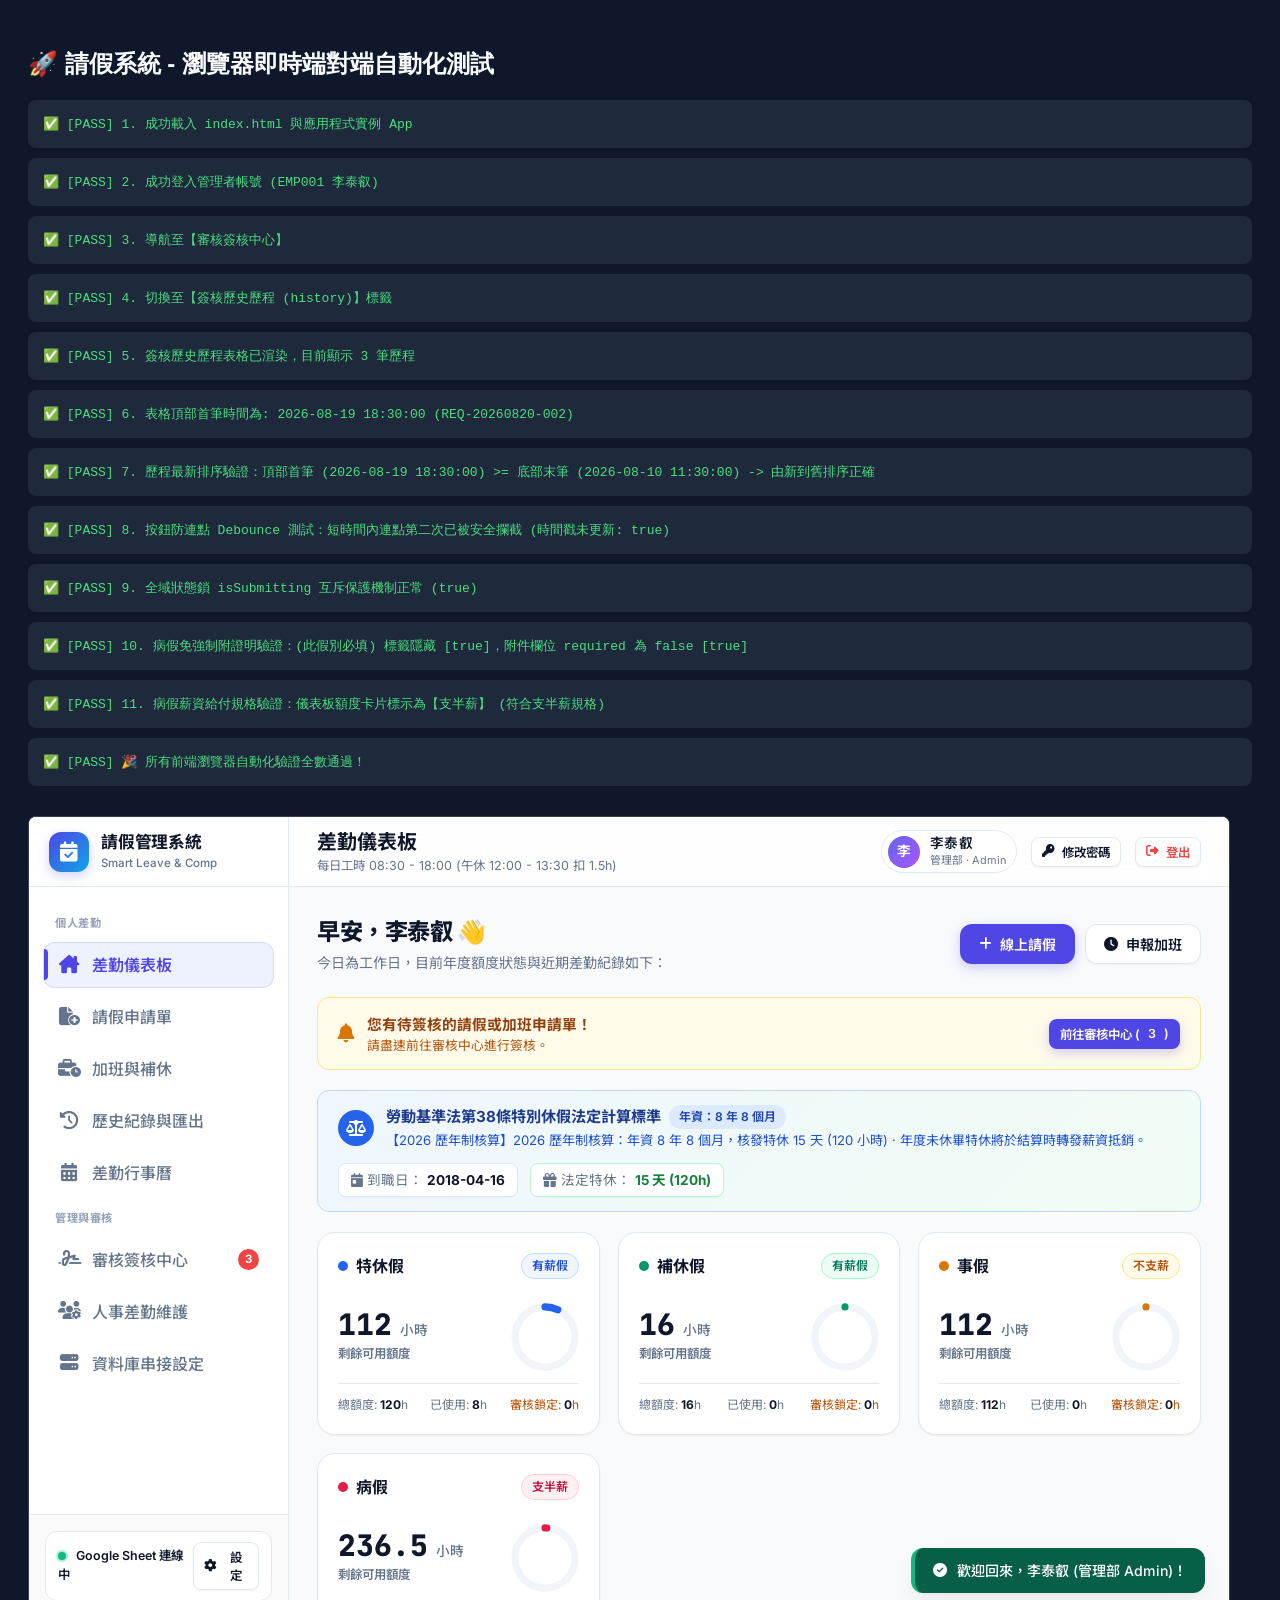
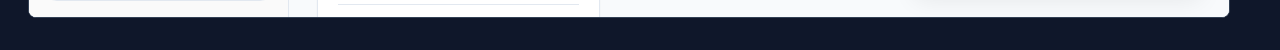
<file: test_browser_runner.html>
<!DOCTYPE html>
<html lang="zh-TW">
<head>
  <meta charset="UTF-8">
  <title>Browser Automated Test Runner</title>
  <style>
    body { font-family: sans-serif; padding: 20px; background: #0f172a; color: #f8fafc; }
    .log-card { background: #1e293b; padding: 15px; border-radius: 8px; margin-bottom: 10px; font-family: monospace; }
    .pass { color: #4ade80; }
    .fail { color: #f87171; }
    iframe { width: 1200px; height: 800px; border: 1px solid #334155; border-radius: 8px; margin-top: 20px; background: white; }
  </style>
</head>
<body>
  <h2>🚀 請假系統 - 瀏覽器即時端對端自動化測試</h2>
  <div id="results"></div>
  <iframe id="appFrame" src="index.html"></iframe>

  <script>
    const resDiv = document.getElementById("results");
    function log(msg, isPass = true) {
      const el = document.createElement("div");
      el.className = "log-card " + (isPass ? "pass" : "fail");
      el.textContent = (isPass ? "✅ [PASS] " : "❌ [FAIL] ") + msg;
      resDiv.appendChild(el);
      console.log((isPass ? "[PASS] " : "[FAIL] ") + msg);
    }

    const frame = document.getElementById("appFrame");
    frame.onload = async () => {
      try {
        // 等待 App 實例載入就緒
        let App = null;
        for (let i = 0; i < 30; i++) {
          if (frame.contentWindow && frame.contentWindow.App && frame.contentWindow.App.quickLogin) {
            App = frame.contentWindow.App;
            break;
          }
          await new Promise(r => setTimeout(r, 150));
        }

        if (!App) throw new Error("App 實例未能及時初始化");

        const frameWin = frame.contentWindow;
        const frameDoc = frame.contentDocument;

        log("1. 成功載入 index.html 與應用程式實例 App");

        // 登入 EMP001 李泰叡 (Admin)
        await App.quickLogin("aray6000@hotmail.com", "123456");
        log("2. 成功登入管理者帳號 (EMP001 李泰叡)");

        // 切換至審核中心
        App.navigate("approvals");
        log("3. 導航至【審核簽核中心】");

        // 切換至簽核歷史歷程
        App.switchApprovalTab("history");
        log("4. 切換至【簽核歷史歷程 (history)】標籤");

        // 檢查歷程表格
        const tbody = frameDoc.getElementById("approvalTableBody");
        const rows = tbody.querySelectorAll("tr");
        log(`5. 簽核歷史歷程表格已渲染，目前顯示 ${rows.length} 筆歷程`);

        if (rows.length > 0) {
          const firstRowText = rows[0].innerText;
          const firstRowTime = rows[0].querySelector("td:last-child").innerText.trim();
          log(`6. 表格頂部首筆時間為: ${firstRowTime} (${firstRowText.split("\t")[1] || ''})`);

          if (rows.length > 1) {
            const lastRowTime = rows[rows.length - 1].querySelector("td:last-child").innerText.trim();
            const isDesc = new Date(firstRowTime).getTime() >= new Date(lastRowTime).getTime();
            log(`7. 歷程最新排序驗證：頂部首筆 (${firstRowTime}) >= 底部末筆 (${lastRowTime}) -> ${isDesc ? '由新到舊排序正確' : '排序錯誤'}`, isDesc);
          }
        }

        // 測試防連點機制 (Debounce 測試)
        const btnSubmit = frameDoc.getElementById("btnSubmitLeave");
        if (btnSubmit) {
          btnSubmit.click();
          const firstClickTime = parseInt(btnSubmit.dataset.lastClick || "0", 10);
          btnSubmit.click(); // 連續快速點擊第二次
          const secondClickTime = parseInt(btnSubmit.dataset.lastClick || "0", 10);
          const isDebounced = (firstClickTime === secondClickTime);
          log(`8. 按鈕防連點 Debounce 測試：短時間內連點第二次已被安全攔截 (時間戳未更新: ${isDebounced})`, isDebounced);
        }

        // 測試狀態鎖 isSubmitting
        App.state.isSubmitting = true;
        const submitBlocked = App.state.isSubmitting;
        App.state.isSubmitting = false;
        log(`9. 全域狀態鎖 isSubmitting 互斥保護機制正常 (${submitBlocked})`);

        // 測試 10: 病假選填附件與表單檢核驗證
        App.navigate("leave-apply");
        const leaveSelect = frameDoc.getElementById("formLeaveType");
        leaveSelect.value = "SICK";
        App.onFormChange();
        const attBadge = frameDoc.getElementById("attachmentReqBadge");
        const attInput = frameDoc.getElementById("formAttachment");
        const isAttHidden = (!attBadge || attBadge.style.display === "none");
        const isAttNotReq = (!attInput || attInput.required === false);
        log(`10. 病假免強制附證明驗證：(此假別必填) 標籤隱藏 [${isAttHidden}]，附件欄位 required 為 false [${isAttNotReq}]`, isAttHidden && isAttNotReq);

        // 測試 11: 首頁病假餘額卡片【支半薪】徽章驗證
        App.navigate("dashboard");
        const cards = frameDoc.querySelectorAll(".balance-card");
        let sickBadgeText = "";
        cards.forEach(c => {
          if (c.innerText.includes("病假")) {
            const b = c.querySelector(".badge");
            if (b) sickBadgeText = b.innerText.trim();
          }
        });
        const isHalfPaid = (sickBadgeText === "支半薪");
        log(`11. 病假薪資給付規格驗證：儀表板額度卡片標示為【${sickBadgeText}】 (符合支半薪規格)`, isHalfPaid);

        log("🎉 所有前端瀏覽器自動化驗證全數通過！", true);
        document.title = "ALL_TESTS_PASSED";
      } catch (err) {
        log("測試執行異常: " + err.message, false);
        console.error(err);
      }
    };
  </script>
</body>
</html>
</file>
<file: css/style.css>
/* ==========================================================================
   企業級智慧請假與補休管理系統 - 核心樣式系統 (Design System & Tokens)
   ========================================================================== */

:root {
  /* 品牌核心色彩 */
  --primary: #4f46e5;
  --primary-hover: #4338ca;
  --primary-light: #eef2ff;
  --primary-glow: rgba(79, 70, 229, 0.25);
  
  --secondary: #0ea5e9;
  --secondary-light: #f0f9ff;
  
  /* 語意狀態色彩 */
  --success: #10b981;
  --success-light: #ecfdf5;
  --success-border: #a7f3d0;
  
  --warning: #f59e0b;
  --warning-light: #fffbeb;
  --warning-border: #fde68a;
  
  --danger: #ef4444;
  --danger-light: #fef2f2;
  --danger-border: #fecaca;
  
  --purple: #8b5cf6;
  --purple-light: #f5f3ff;

  /* 中性底色與字體色階 (Light Mode) */
  --bg-app: #f8fafc;
  --bg-surface: #ffffff;
  --bg-surface-elevated: #ffffff;
  --bg-glass: rgba(255, 255, 255, 0.82);
  --bg-hover: #f1f5f9;
  --border-color: #e2e8f0;
  --border-focus: #818cf8;

  --text-main: #0f172a;
  --text-muted: #64748b;
  --text-sub: #94a3b8;

  /* 陰影與倒角 */
  --radius-sm: 8px;
  --radius-md: 12px;
  --radius-lg: 18px;
  --radius-xl: 24px;
  --radius-full: 9999px;

  --shadow-sm: 0 1px 2px 0 rgba(0, 0, 0, 0.05);
  --shadow-md: 0 4px 6px -1px rgba(0, 0, 0, 0.07), 0 2px 4px -2px rgba(0, 0, 0, 0.05);
  --shadow-lg: 0 10px 25px -3px rgba(0, 0, 0, 0.08), 0 4px 6px -4px rgba(0, 0, 0, 0.04);
  --shadow-xl: 0 20px 25px -5px rgba(0, 0, 0, 0.1), 0 8px 10px -6px rgba(0, 0, 0, 0.05);
  --shadow-glow: 0 0 20px var(--primary-glow);

  /* 版面尺寸 */
  --sidebar-width: 260px;
  --header-height: 70px;
  --mobile-nav-height: 64px;
  --transition-fast: 0.18s cubic-bezier(0.4, 0, 0.2, 1);
  --transition-normal: 0.28s cubic-bezier(0.4, 0, 0.2, 1);
}

/* ======================== 基礎重設與排版 ======================== */
* {
  box-sizing: border-box;
  margin: 0;
  padding: 0;
  -webkit-tap-highlight-color: transparent;
}

body {
  font-family: 'Inter', -apple-system, BlinkMacSystemFont, "Segoe UI", Roboto, "Noto Sans TC", sans-serif;
  background-color: var(--bg-app);
  color: var(--text-main);
  line-height: 1.5;
  min-height: 100vh;
  overflow-x: hidden;
}

a {
  color: inherit;
  text-decoration: none;
}

button, input, select, textarea {
  font-family: inherit;
  font-size: 0.95rem;
}

/* ======================== 佈局結構 (Layout Structure) ======================== */
.app-container {
  display: flex;
  min-height: 100vh;
  background-color: var(--bg-app);
}

/* 側邊導航欄 (Desktop Sidebar) */
.app-sidebar {
  width: var(--sidebar-width);
  background: var(--bg-surface);
  border-right: 1px solid var(--border-color);
  display: flex;
  flex-direction: column;
  position: fixed;
  top: 0;
  bottom: 0;
  left: 0;
  z-index: 40;
  transition: transform var(--transition-normal);
}

.sidebar-header {
  height: var(--header-height);
  padding: 0 20px;
  display: flex;
  align-items: center;
  gap: 12px;
  border-bottom: 1px solid var(--border-color);
}

.brand-logo {
  width: 40px;
  height: 40px;
  background: linear-gradient(135deg, var(--primary), var(--secondary));
  color: white;
  border-radius: var(--radius-md);
  display: flex;
  align-items: center;
  justify-content: center;
  font-weight: 800;
  font-size: 1.25rem;
  box-shadow: 0 4px 12px var(--primary-glow);
}

.brand-title {
  display: flex;
  flex-direction: column;
}

.brand-title h1 {
  font-size: 1.05rem;
  font-weight: 700;
  letter-spacing: -0.01em;
  color: var(--text-main);
}

.brand-title span {
  font-size: 0.72rem;
  color: var(--text-muted);
  font-weight: 500;
}

.sidebar-nav {
  flex: 1;
  padding: 20px 14px;
  display: flex;
  flex-direction: column;
  gap: 6px;
  overflow-y: auto;
}

.nav-section-title {
  font-size: 0.7rem;
  text-transform: uppercase;
  letter-spacing: 0.05em;
  color: var(--text-sub);
  padding: 8px 12px 4px;
  font-weight: 700;
}

.nav-item {
  display: flex;
  align-items: center;
  gap: 12px;
  padding: 10px 14px;
  border-radius: var(--radius-md);
  color: var(--text-muted);
  font-weight: 500;
  cursor: pointer;
  transition: all var(--transition-fast);
  border: 1px solid transparent;
  position: relative;
}

.nav-item:hover {
  background: var(--bg-hover);
  color: var(--text-main);
}

.nav-item.active {
  background: var(--primary-light);
  color: var(--primary);
  font-weight: 600;
  border-color: rgba(79, 70, 229, 0.15);
}

.nav-item.active::before {
  content: '';
  position: absolute;
  left: 0;
  top: 15%;
  bottom: 15%;
  width: 4px;
  background: var(--primary);
  border-radius: 0 4px 4px 0;
}

.nav-item i {
  font-size: 1.15rem;
  width: 22px;
  text-align: center;
}

.nav-badge {
  margin-left: auto;
  background: var(--danger);
  color: white;
  font-size: 0.72rem;
  font-weight: 700;
  padding: 2px 7px;
  border-radius: var(--radius-full);
}

.sidebar-footer {
  padding: 16px;
  border-top: 1px solid var(--border-color);
  background: #fafafa;
}

.gas-status-box {
  background: var(--bg-surface);
  border: 1px solid var(--border-color);
  border-radius: var(--radius-md);
  padding: 10px 12px;
  display: flex;
  align-items: center;
  justify-content: space-between;
  font-size: 0.78rem;
}

.status-dot {
  width: 8px;
  height: 8px;
  border-radius: 50%;
  background: var(--success);
  display: inline-block;
  margin-right: 6px;
  box-shadow: 0 0 0 2px var(--success-border);
}

.status-dot.offline {
  background: var(--warning);
  box-shadow: 0 0 0 2px var(--warning-border);
}

/* 主內容區 (Main Content) */
.app-main {
  flex: 1;
  margin-left: var(--sidebar-width);
  display: flex;
  flex-direction: column;
  min-height: 100vh;
  background-color: var(--bg-app);
}

/* 頂部導航列 (Top Bar Header) */
.app-header {
  height: var(--header-height);
  background: var(--bg-glass);
  backdrop-filter: blur(12px);
  -webkit-backdrop-filter: blur(12px);
  border-bottom: 1px solid var(--border-color);
  position: sticky;
  top: 0;
  z-index: 30;
  display: flex;
  align-items: center;
  justify-content: space-between;
  padding: 0 28px;
}

.header-left {
  display: flex;
  align-items: center;
  gap: 16px;
}

.mobile-menu-btn {
  display: none;
  background: none;
  border: none;
  font-size: 1.35rem;
  color: var(--text-main);
  cursor: pointer;
}

.header-page-title h2 {
  font-size: 1.25rem;
  font-weight: 700;
  color: var(--text-main);
}

.header-page-title p {
  font-size: 0.78rem;
  color: var(--text-muted);
}

.header-right {
  display: flex;
  align-items: center;
  gap: 14px;
}

/* 角色切換快捷選單 (Role Switcher) */
.role-switcher-box {
  display: flex;
  align-items: center;
  gap: 8px;
  background: var(--bg-surface);
  border: 1px solid var(--border-color);
  padding: 4px 10px;
  border-radius: var(--radius-full);
  box-shadow: var(--shadow-sm);
}

.role-switcher-box label {
  font-size: 0.75rem;
  font-weight: 600;
  color: var(--text-muted);
}

.role-select {
  border: none;
  background: transparent;
  font-weight: 600;
  color: var(--primary);
  font-size: 0.85rem;
  cursor: pointer;
  outline: none;
}

.user-profile-badge {
  display: flex;
  align-items: center;
  gap: 10px;
  padding: 4px 10px 4px 6px;
  border-radius: var(--radius-full);
  background: var(--bg-surface);
  border: 1px solid var(--border-color);
}

.user-avatar {
  width: 32px;
  height: 32px;
  border-radius: 50%;
  background: linear-gradient(135deg, #6366f1, #a855f7);
  color: white;
  display: flex;
  align-items: center;
  justify-content: center;
  font-weight: 700;
  font-size: 0.85rem;
}

.user-meta {
  display: flex;
  flex-direction: column;
}

.user-name {
  font-size: 0.85rem;
  font-weight: 600;
  line-height: 1.2;
}

.user-role-tag {
  font-size: 0.68rem;
  color: var(--text-muted);
}

/* 內容工作區 (Workspace View Content) */
.view-container {
  flex: 1;
  padding: 28px;
  max-width: 1360px;
  width: 100%;
  margin: 0 auto;
}

.view-section {
  display: none;
  animation: fadeIn 0.25s ease;
}

.view-section.active {
  display: block;
}

@keyframes fadeIn {
  from { opacity: 0; transform: translateY(6px); }
  to { opacity: 1; transform: translateY(0); }
}

/* ======================== 儀表板視圖 (Dashboard UI) ======================== */
.dashboard-hero {
  display: flex;
  justify-content: space-between;
  align-items: center;
  margin-bottom: 24px;
  gap: 16px;
  flex-wrap: wrap;
}

.hero-welcome h3 {
  font-size: 1.45rem;
  font-weight: 800;
  letter-spacing: -0.02em;
}

.hero-welcome p {
  color: var(--text-muted);
  font-size: 0.88rem;
  margin-top: 2px;
}

.quick-action-group {
  display: flex;
  gap: 10px;
}

.btn {
  display: inline-flex;
  align-items: center;
  justify-content: center;
  gap: 8px;
  padding: 9px 18px;
  border-radius: var(--radius-md);
  font-weight: 600;
  font-size: 0.88rem;
  cursor: pointer;
  transition: all var(--transition-fast);
  border: 1px solid transparent;
  outline: none;
}

.btn-primary {
  background: var(--primary);
  color: white;
  box-shadow: 0 4px 12px var(--primary-glow);
}
.btn-primary:hover {
  background: var(--primary-hover);
  transform: translateY(-1px);
}

.btn-secondary {
  background: var(--bg-surface);
  border-color: var(--border-color);
  color: var(--text-main);
  box-shadow: var(--shadow-sm);
}
.btn-secondary:hover {
  background: var(--bg-hover);
  border-color: #cbd5e1;
}

.btn-success {
  background: var(--success);
  color: white;
}
.btn-success:hover {
  background: #059669;
}

.btn-danger {
  background: var(--danger);
  color: white;
}
.btn-danger:hover {
  background: #dc2626;
}

.btn:disabled,
button:disabled,
.btn.btn-loading {
  opacity: 0.6 !important;
  cursor: not-allowed !important;
  pointer-events: none !important;
  transform: none !important;
  box-shadow: none !important;
}

.btn-sm {
  padding: 5px 10px;
  font-size: 0.78rem;
  border-radius: var(--radius-sm);
}

/* 額度卡片網格 (Balance Cards Grid) */
.balance-grid {
  display: grid;
  grid-template-columns: repeat(auto-fit, minmax(260px, 1fr));
  gap: 18px;
  margin-bottom: 28px;
}

.balance-card {
  background: var(--bg-surface);
  border: 1px solid var(--border-color);
  border-radius: var(--radius-lg);
  padding: 20px;
  box-shadow: var(--shadow-sm);
  display: flex;
  flex-direction: column;
  justify-content: space-between;
  transition: all var(--transition-normal);
  position: relative;
  overflow: hidden;
}

.balance-card:hover {
  transform: translateY(-2px);
  box-shadow: var(--shadow-md);
}

.balance-card-header {
  display: flex;
  justify-content: space-between;
  align-items: center;
  margin-bottom: 12px;
}

.balance-card-title {
  display: flex;
  align-items: center;
  gap: 8px;
  font-weight: 700;
  font-size: 1rem;
}

.type-indicator-pill {
  width: 10px;
  height: 10px;
  border-radius: 50%;
}

.balance-ring-wrap {
  display: flex;
  align-items: center;
  justify-content: space-between;
  margin: 12px 0;
}

.balance-nums {
  display: flex;
  flex-direction: column;
}

.balance-rem-big {
  font-size: 1.85rem;
  font-weight: 800;
  color: var(--text-main);
  line-height: 1;
  font-family: 'JetBrains Mono', monospace, sans-serif;
}

.balance-unit {
  font-size: 0.85rem;
  font-weight: 500;
  color: var(--text-muted);
  margin-left: 4px;
}

.balance-rem-label {
  font-size: 0.78rem;
  color: var(--text-muted);
  font-weight: 600;
  margin-top: 4px;
}

/* SVG 環形圖示 */
.circular-chart {
  display: block;
  max-width: 68px;
  max-height: 68px;
}
.circle-bg {
  fill: none;
  stroke: #f1f5f9;
  stroke-width: 3.8;
}
.circle {
  fill: none;
  stroke-width: 3.8;
  stroke-linecap: round;
  transition: stroke-dasharray 0.6s ease;
}

.balance-card-breakdown {
  display: flex;
  justify-content: space-between;
  padding-top: 12px;
  border-top: 1px solid var(--border-color);
  font-size: 0.75rem;
  color: var(--text-muted);
}

.breakdown-item strong {
  color: var(--text-main);
}

/* 儀表板下半部兩欄佈局 */
.dashboard-content-grid {
  display: grid;
  grid-template-columns: 2fr 1fr;
  gap: 24px;
}

.content-panel {
  background: var(--bg-surface);
  border: 1px solid var(--border-color);
  border-radius: var(--radius-lg);
  padding: 22px;
  box-shadow: var(--shadow-sm);
}

.panel-header {
  display: flex;
  justify-content: space-between;
  align-items: center;
  margin-bottom: 18px;
}

.panel-title {
  font-size: 1.05rem;
  font-weight: 700;
  display: flex;
  align-items: center;
  gap: 8px;
}

/* ======================== 申請清單與審核表格 ======================== */
.table-responsive {
  width: 100%;
  overflow-x: auto;
}

.custom-table {
  width: 100%;
  border-collapse: collapse;
  text-align: left;
  font-size: 0.88rem;
}

.custom-table th {
  background: #f8fafc;
  color: var(--text-muted);
  font-weight: 600;
  padding: 12px 14px;
  border-bottom: 1px solid var(--border-color);
  font-size: 0.78rem;
  text-transform: uppercase;
  letter-spacing: 0.02em;
}

.custom-table td {
  padding: 14px;
  border-bottom: 1px solid #f1f5f9;
  color: var(--text-main);
  vertical-align: middle;
}

.custom-table tr:hover td {
  background: #f8fafc;
}

/* 狀態徽章 (Badges) */
.badge {
  display: inline-flex;
  align-items: center;
  gap: 5px;
  padding: 3px 10px;
  border-radius: var(--radius-full);
  font-size: 0.75rem;
  font-weight: 600;
}

.badge-pending {
  background: var(--warning-light);
  color: #b45309;
  border: 1px solid var(--warning-border);
}

.badge-approved {
  background: var(--success-light);
  color: #047857;
  border: 1px solid var(--success-border);
}

.badge-rejected {
  background: var(--danger-light);
  color: #b91c1c;
  border: 1px solid var(--danger-border);
}

.badge-cancelled {
  background: #f1f5f9;
  color: #64748b;
  border: 1px solid #cbd5e1;
}

.badge-cancel-pending {
  background: var(--purple-light);
  color: #6d28d9;
  border: 1px solid #ddd6fe;
}

.badge-blue { background: #eff6ff; color: #1d4ed8; border: 1px solid #bfdbfe; }
.badge-emerald { background: #ecfdf5; color: #047857; border: 1px solid #a7f3d0; }
.badge-amber { background: #fffbeb; color: #b45309; border: 1px solid #fde68a; }
.badge-rose { background: #fff1f2; color: #be123c; border: 1px solid #fecdd3; }
.badge-pink { background: #fdf2f8; color: #be185d; border: 1px solid #fbcfe8; }
.badge-purple { background: #faf5ff; color: #7e22ce; border: 1px solid #e9d5ff; }
.badge-slate { background: #f8fafc; color: #334155; border: 1px solid #cbd5e1; }

/* ======================== 請假表單 (Leave Application Form) ======================== */
.form-card {
  background: var(--bg-surface);
  border: 1px solid var(--border-color);
  border-radius: var(--radius-lg);
  padding: 28px;
  box-shadow: var(--shadow-sm);
  max-width: 860px;
  margin: 0 auto;
}

.form-grid {
  display: grid;
  grid-template-columns: repeat(2, 1fr);
  gap: 20px;
}

.form-full {
  grid-column: span 2;
}

.form-group {
  display: flex;
  flex-direction: column;
  gap: 6px;
}

.form-label {
  font-size: 0.85rem;
  font-weight: 600;
  color: var(--text-main);
  display: flex;
  align-items: center;
  justify-content: space-between;
}

.form-label .req-star {
  color: var(--danger);
  margin-left: 2px;
}

.form-control {
  width: 100%;
  padding: 10px 14px;
  border: 1px solid var(--border-color);
  border-radius: var(--radius-md);
  background: var(--bg-surface);
  color: var(--text-main);
  outline: none;
  transition: all var(--transition-fast);
}

.form-control:focus {
  border-color: var(--primary);
  box-shadow: 0 0 0 3px var(--primary-glow);
}

.form-help-text {
  font-size: 0.75rem;
  color: var(--text-muted);
}

/* 快捷時段按鈕列 (Quick Preset Chips) */
.preset-chips-wrap {
  display: flex;
  gap: 8px;
  flex-wrap: wrap;
  margin-top: 4px;
}

.preset-chip {
  padding: 5px 12px;
  background: #f1f5f9;
  border: 1px solid var(--border-color);
  border-radius: var(--radius-full);
  font-size: 0.78rem;
  font-weight: 600;
  color: var(--text-muted);
  cursor: pointer;
  transition: all var(--transition-fast);
}

.preset-chip:hover {
  background: #e2e8f0;
  color: var(--text-main);
}

.preset-chip.active {
  background: var(--primary);
  color: white;
  border-color: var(--primary);
}

/* 即時試算與警示面板 (Real-time Calculator Preview Box) */
.calc-preview-card {
  background: #f8fafc;
  border: 1px dashed var(--border-color);
  border-radius: var(--radius-md);
  padding: 18px;
  margin-top: 8px;
  display: flex;
  flex-direction: column;
  gap: 12px;
}

.calc-stat-row {
  display: flex;
  align-items: center;
  justify-content: space-between;
  font-size: 0.9rem;
}

.calc-hours-highlight {
  font-size: 1.45rem;
  font-weight: 800;
  color: var(--primary);
  font-family: 'JetBrains Mono', monospace, sans-serif;
}

.calc-route-box {
  background: var(--bg-surface);
  border: 1px solid var(--border-color);
  border-radius: var(--radius-sm);
  padding: 12px;
  font-size: 0.82rem;
}

.route-steps-stepper {
  display: flex;
  align-items: center;
  gap: 12px;
  margin-top: 8px;
}

.step-node {
  display: flex;
  align-items: center;
  gap: 6px;
  font-weight: 600;
  font-size: 0.78rem;
}

.step-circle {
  width: 22px;
  height: 22px;
  border-radius: 50%;
  background: var(--primary);
  color: white;
  display: flex;
  align-items: center;
  justify-content: center;
  font-size: 0.72rem;
}

.step-arrow {
  color: var(--text-sub);
  font-size: 0.8rem;
}

.overlap-alert-box {
  display: none;
  background: var(--danger-light);
  border: 1px solid var(--danger-border);
  color: #991b1b;
  padding: 12px;
  border-radius: var(--radius-md);
  font-size: 0.85rem;
  font-weight: 600;
  align-items: center;
  gap: 8px;
}

/* ======================== 審核中心 (Approval Center) ======================== */
.approval-tabs {
  display: flex;
  gap: 12px;
  border-bottom: 1px solid var(--border-color);
  margin-bottom: 20px;
}

.tab-btn {
  padding: 10px 18px;
  border: none;
  background: none;
  font-weight: 600;
  font-size: 0.9rem;
  color: var(--text-muted);
  cursor: pointer;
  position: relative;
  transition: all var(--transition-fast);
}

.tab-btn:hover {
  color: var(--text-main);
}

.tab-btn.active {
  color: var(--primary);
}

.tab-btn.active::after {
  content: '';
  position: absolute;
  bottom: -1px;
  left: 0;
  right: 0;
  height: 2px;
  background: var(--primary);
}

/* ======================== 行事曆視圖 (Calendar View) ======================== */
.calendar-wrapper {
  background: var(--bg-surface);
  border: 1px solid var(--border-color);
  border-radius: var(--radius-lg);
  padding: 24px;
  box-shadow: var(--shadow-sm);
}

.calendar-header {
  display: flex;
  justify-content: space-between;
  align-items: center;
  margin-bottom: 20px;
}

.calendar-month-title {
  font-size: 1.25rem;
  font-weight: 700;
}

.calendar-grid {
  display: grid;
  grid-template-columns: repeat(7, 1fr);
  gap: 6px;
}

.calendar-day-head {
  text-align: center;
  font-weight: 700;
  font-size: 0.78rem;
  color: var(--text-muted);
  padding: 8px 0;
}

.calendar-day-cell {
  min-height: 100px;
  background: #fafafa;
  border: 1px solid #f1f5f9;
  border-radius: var(--radius-sm);
  padding: 6px;
  display: flex;
  flex-direction: column;
  gap: 4px;
  transition: all var(--transition-fast);
}

.calendar-day-cell:hover {
  background: #ffffff;
  border-color: #cbd5e1;
}

.calendar-day-cell.other-month {
  opacity: 0.35;
}

.calendar-day-cell.today {
  background: #eff6ff;
  border-color: #bfdbfe;
}

.calendar-day-cell.weekend {
  background: #f8fafc;
}

.day-number {
  font-size: 0.8rem;
  font-weight: 700;
  color: var(--text-main);
  display: flex;
  justify-content: space-between;
  align-items: center;
}

.holiday-tag {
  font-size: 0.65rem;
  color: var(--danger);
  font-weight: 600;
}

.calendar-event-pill {
  font-size: 0.68rem;
  padding: 2px 6px;
  border-radius: 4px;
  background: #e0e7ff;
  color: #3730a3;
  white-space: nowrap;
  overflow: hidden;
  text-overflow: ellipsis;
  font-weight: 600;
}

/* ======================== 彈窗與審核動作 Modal ======================== */
.modal-overlay {
  position: fixed;
  top: 0;
  left: 0;
  right: 0;
  bottom: 0;
  background: rgba(15, 23, 42, 0.55);
  backdrop-filter: blur(4px);
  z-index: 100;
  display: none;
  align-items: center;
  justify-content: center;
  padding: 20px;
}

.modal-overlay.active {
  display: flex;
}

.modal-content {
  background: var(--bg-surface);
  border-radius: var(--radius-lg);
  box-shadow: var(--shadow-xl);
  max-width: 560px;
  width: 100%;
  overflow: hidden;
  animation: modalPop 0.22s cubic-bezier(0.34, 1.56, 0.64, 1);
}

@keyframes modalPop {
  from { opacity: 0; transform: scale(0.92); }
  to { opacity: 1; transform: scale(1); }
}

.modal-header {
  padding: 18px 24px;
  border-bottom: 1px solid var(--border-color);
  display: flex;
  justify-content: space-between;
  align-items: center;
}

.modal-header h4 {
  font-size: 1.1rem;
  font-weight: 700;
}

.modal-close-btn {
  background: none;
  border: none;
  font-size: 1.25rem;
  color: var(--text-muted);
  cursor: pointer;
}

.modal-body {
  padding: 24px;
  max-height: 75vh;
  overflow-y: auto;
}

.modal-footer {
  padding: 16px 24px;
  border-top: 1px solid var(--border-color);
  background: #fafafa;
  display: flex;
  justify-content: flex-end;
  gap: 10px;
}

/* Toast 輕提示 */
.toast-container {
  position: fixed;
  bottom: 24px;
  right: 24px;
  z-index: 200;
  display: flex;
  flex-direction: column;
  gap: 8px;
  pointer-events: none;
}

.toast {
  pointer-events: auto;
  padding: 12px 18px;
  border-radius: var(--radius-md);
  background: #1e293b;
  color: white;
  font-size: 0.88rem;
  font-weight: 500;
  box-shadow: var(--shadow-lg);
  display: flex;
  align-items: center;
  gap: 10px;
  animation: slideInRight 0.25s ease;
  max-width: 380px;
}

.toast.success { background: #065f46; border-left: 4px solid var(--success); }
.toast.error { background: #991b1b; border-left: 4px solid var(--danger); }
.toast.info { background: #1e293b; border-left: 4px solid var(--primary); }

@keyframes slideInRight {
  from { opacity: 0; transform: translateX(30px); }
  to { opacity: 1; transform: translateX(0); }
}

/* 行動端底部導航 (Mobile Bottom Nav) */
.mobile-bottom-nav {
  display: none;
  position: fixed;
  bottom: 0;
  left: 0;
  right: 0;
  height: var(--mobile-nav-height);
  background: var(--bg-surface);
  border-top: 1px solid var(--border-color);
  z-index: 50;
  justify-content: space-around;
  align-items: center;
  padding: 0 8px;
  box-shadow: 0 -2px 10px rgba(0, 0, 0, 0.04);
}

.mobile-nav-item {
  display: flex;
  flex-direction: column;
  align-items: center;
  justify-content: center;
  font-size: 0.68rem;
  font-weight: 600;
  color: var(--text-muted);
  gap: 3px;
  flex: 1;
  padding: 6px 0;
  position: relative;
}

.mobile-nav-item.active {
  color: var(--primary);
}

.mobile-nav-item i {
  font-size: 1.25rem;
}

/* ======================== 響應式斷點 (Media Queries) ======================== */
@layer mobile {
  @media (max-width: 1024px) {
    .dashboard-content-grid {
      grid-template-columns: 1fr;
    }
  }

  @media (max-width: 768px) {
    .app-sidebar {
      transform: translateX(-100%);
    }
    .app-sidebar.open {
      transform: translateX(0);
    }
    .app-main {
      margin-left: 0;
      padding-bottom: calc(var(--mobile-nav-height) + 16px);
    }
    .mobile-menu-btn {
      display: block;
    }
    .mobile-bottom-nav {
      display: flex;
    }
    .app-header {
      padding: 0 16px;
    }
    .view-container {
      padding: 16px;
    }
    .form-grid {
      grid-template-columns: 1fr;
    }
    .form-full {
      grid-column: span 1;
    }
    .role-switcher-box label {
      display: none;
    }
  }
}

/* ======================== 登入畫面樣式 (Auth & Login Screen) ======================== */
.login-overlay {
  position: fixed;
  top: 0;
  left: 0;
  right: 0;
  bottom: 0;
  background: radial-gradient(circle at 20% 20%, #1e1b4b 0%, #0f172a 100%);
  z-index: 1000;
  display: flex;
  align-items: center;
  justify-content: center;
  padding: 20px;
  backdrop-filter: blur(8px);
  transition: opacity 0.35s ease, visibility 0.35s ease;
}

.login-overlay.hidden {
  opacity: 0;
  visibility: hidden;
  pointer-events: none;
}

.login-card {
  background: rgba(255, 255, 255, 0.96);
  border: 1px solid rgba(255, 255, 255, 0.2);
  border-radius: var(--radius-xl);
  box-shadow: 0 25px 50px -12px rgba(0, 0, 0, 0.4), 0 0 0 1px rgba(255, 255, 255, 0.1);
  width: 100%;
  max-width: 440px;
  padding: 36px 32px;
  display: flex;
  flex-direction: column;
  gap: 24px;
  position: relative;
  overflow: hidden;
  animation: loginSlideUp 0.4s cubic-bezier(0.16, 1, 0.3, 1);
}

@keyframes loginSlideUp {
  from { opacity: 0; transform: translateY(20px) scale(0.97); }
  to { opacity: 1; transform: translateY(0) scale(1); }
}

.login-header {
  text-align: center;
  display: flex;
  flex-direction: column;
  align-items: center;
  gap: 8px;
}

.login-logo {
  width: 56px;
  height: 56px;
  background: linear-gradient(135deg, var(--primary), #8b5cf6);
  color: white;
  border-radius: 16px;
  display: flex;
  align-items: center;
  justify-content: center;
  font-size: 1.6rem;
  box-shadow: 0 8px 20px rgba(79, 70, 229, 0.35);
  margin-bottom: 4px;
}

.login-header h2 {
  font-size: 1.45rem;
  font-weight: 800;
  color: var(--text-main);
  letter-spacing: -0.02em;
}

.login-header p {
  font-size: 0.85rem;
  color: var(--text-muted);
}

.login-form {
  display: flex;
  flex-direction: column;
  gap: 16px;
}

.input-icon-wrap {
  position: relative;
  display: flex;
  align-items: center;
}

.input-icon-wrap i.prefix-icon {
  position: absolute;
  left: 14px;
  color: var(--text-sub);
  font-size: 1rem;
}

.input-icon-wrap .form-control {
  padding-left: 42px;
  padding-right: 42px;
  height: 44px;
  font-size: 0.92rem;
}

.toggle-password-btn {
  position: absolute;
  right: 12px;
  background: none;
  border: none;
  color: var(--text-sub);
  cursor: pointer;
  padding: 4px;
  font-size: 0.95rem;
}

.login-error-banner {
  display: none;
  background: var(--danger-light);
  border: 1px solid var(--danger-border);
  color: #991b1b;
  padding: 10px 14px;
  border-radius: var(--radius-md);
  font-size: 0.82rem;
  font-weight: 600;
  align-items: center;
  gap: 8px;
}

.btn-login {
  height: 44px;
  width: 100%;
  font-size: 0.95rem;
  font-weight: 700;
  letter-spacing: 0.01em;
  background: linear-gradient(135deg, var(--primary), #4338ca);
  box-shadow: 0 6px 18px var(--primary-glow);
}

.btn-login:hover {
  background: linear-gradient(135deg, var(--primary-hover), #3730a3);
  transform: translateY(-1px);
}

/* 姓名欄位預設寬度 (至少容納 4 個中文字，不折行) */
.name-cell, .col-name, th.col-name, td.col-name, .user-name {
  min-width: 5.5em !important;
  white-space: nowrap;
  letter-spacing: 0.02em;
}

/* ==========================================================================
   全域資料讀取與身分驗證載入遮罩 (Global Loading Overlay)
   ========================================================================== */
.global-loading-overlay {
  position: fixed;
  inset: 0;
  z-index: 20000;
  background: var(--bg-app);
  display: flex;
  align-items: center;
  justify-content: center;
  flex-direction: column;
  transition: opacity 0.35s cubic-bezier(0.4, 0, 0.2, 1), visibility 0.35s ease;
}

.global-loading-overlay.hidden {
  opacity: 0;
  visibility: hidden;
  pointer-events: none;
}

.loading-content {
  display: flex;
  flex-direction: column;
  align-items: center;
  gap: 20px;
  text-align: center;
  animation: loadingPulse 2.4s ease-in-out infinite;
}

.loading-spinner-ring {
  position: relative;
  width: 76px;
  height: 76px;
  display: flex;
  align-items: center;
  justify-content: center;
}

.spinner-core {
  position: absolute;
  inset: 0;
  border-radius: 50%;
  border: 4px solid rgba(79, 70, 229, 0.12);
  border-top-color: var(--primary);
  border-right-color: var(--secondary);
  animation: spinRing 0.85s cubic-bezier(0.6, 0.2, 0.4, 0.8) infinite;
  box-shadow: 0 0 16px rgba(79, 70, 229, 0.18);
}

.spinner-icon {
  font-size: 1.7rem;
  color: var(--primary);
  animation: iconBounce 1.8s ease-in-out infinite;
}

@keyframes spinRing {
  0% { transform: rotate(0deg); }
  100% { transform: rotate(360deg); }
}

@keyframes iconBounce {
  0%, 100% { transform: scale(0.94); opacity: 0.85; }
  50% { transform: scale(1.06); opacity: 1; color: var(--secondary); }
}

@keyframes loadingPulse {
  0%, 100% { transform: translateY(0); }
  50% { transform: translateY(-4px); }
}

.loading-text-wrap h4 {
  font-size: 1.2rem;
  font-weight: 800;
  color: var(--text-main);
  margin-bottom: 6px;
  letter-spacing: -0.01em;
}

.loading-text-wrap p {
  font-size: 0.88rem;
  color: var(--text-muted);
}

/* ==========================================================================
   假別多選勾選標籤群組 (History Multi-select Checkbox Badges)
   ========================================================================== */
.type-checkbox-group {
  display: flex;
  flex-wrap: wrap;
  gap: 8px;
  align-items: center;
  margin-top: 6px;
}

.type-checkbox-chip {
  display: inline-flex;
  align-items: center;
  gap: 6px;
  padding: 5px 12px;
  border-radius: var(--radius-full);
  border: 1.5px solid var(--border-color);
  background: white;
  font-size: 0.84rem;
  font-weight: 500;
  color: var(--text-main);
  cursor: pointer;
  user-select: none;
  transition: all var(--transition-fast);
}

.type-checkbox-chip:hover {
  border-color: var(--primary);
  background: var(--bg-hover);
}

.type-checkbox-chip input[type="checkbox"] {
  accent-color: var(--primary);
  cursor: pointer;
  width: 15px;
  height: 15px;
}

.type-checkbox-chip.active {
  background: var(--primary-light);
  border-color: var(--primary);
  color: var(--primary);
  font-weight: 600;
}
</file>
